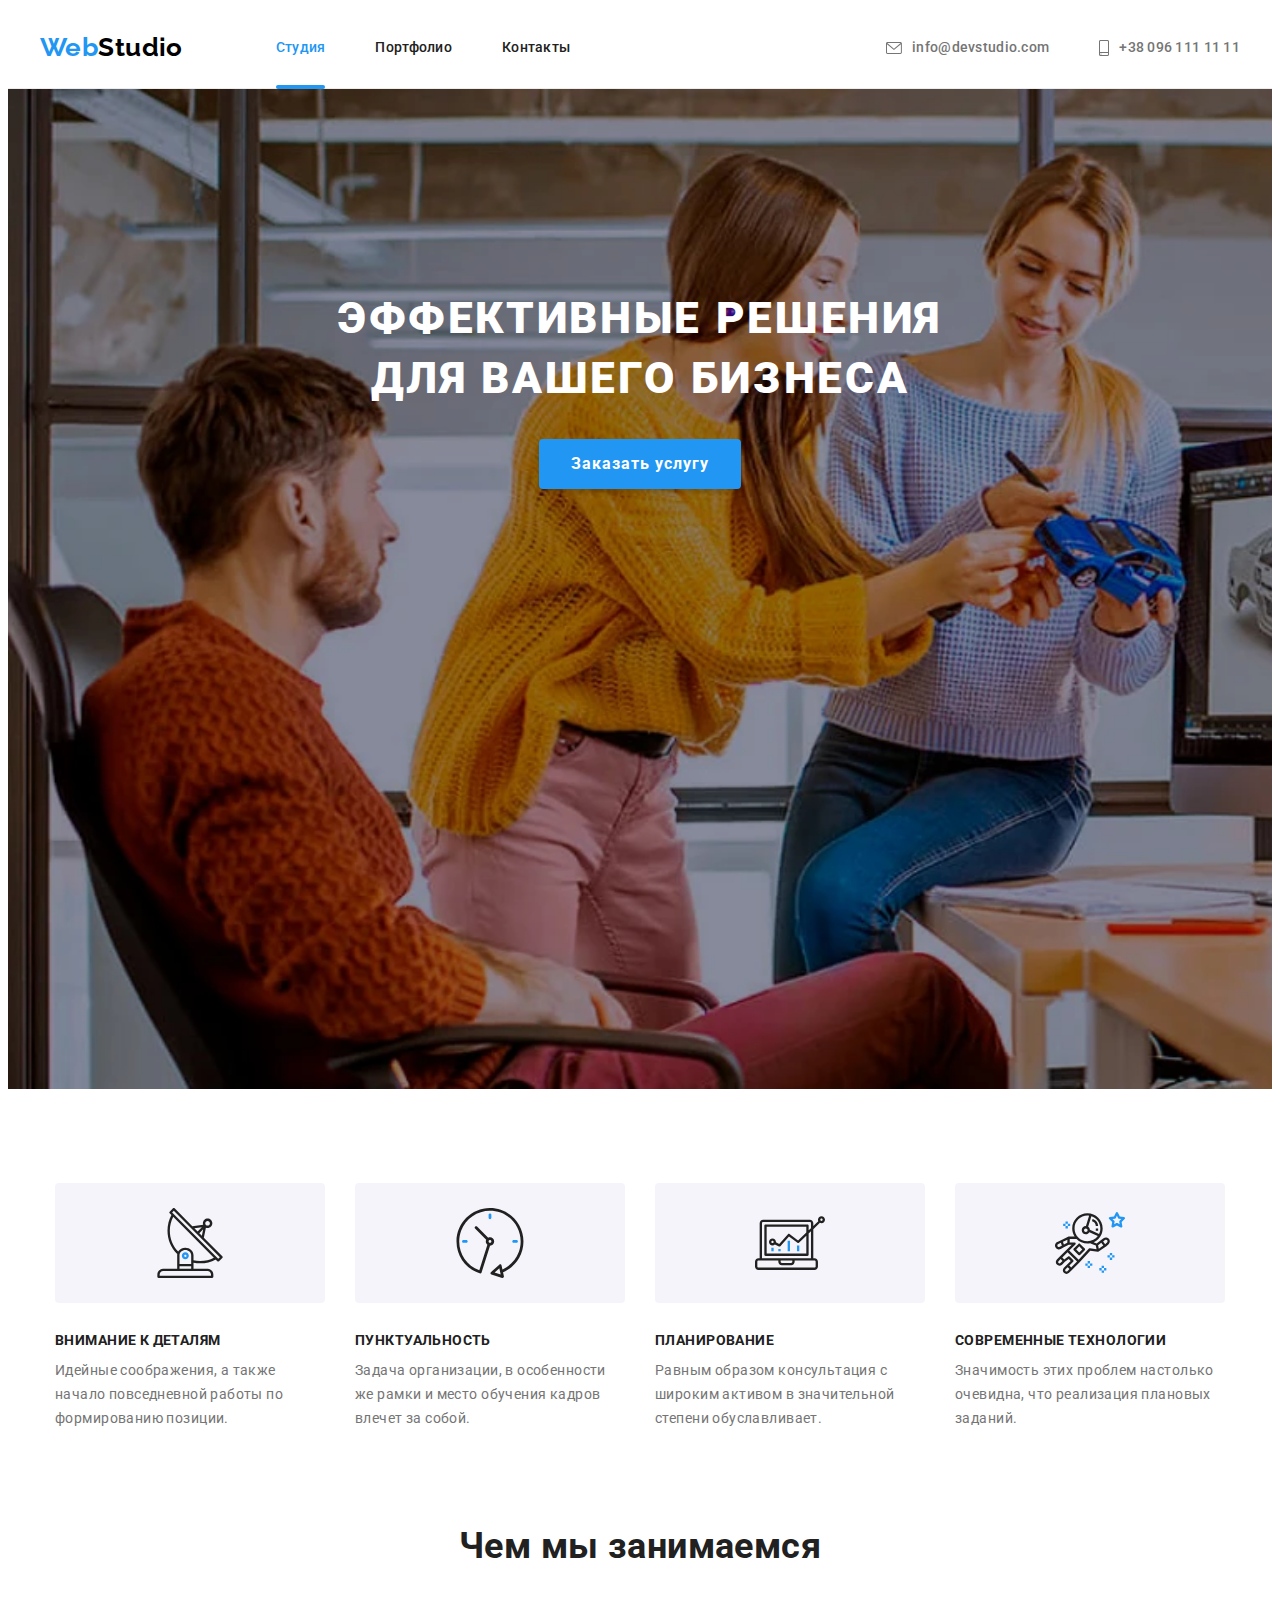
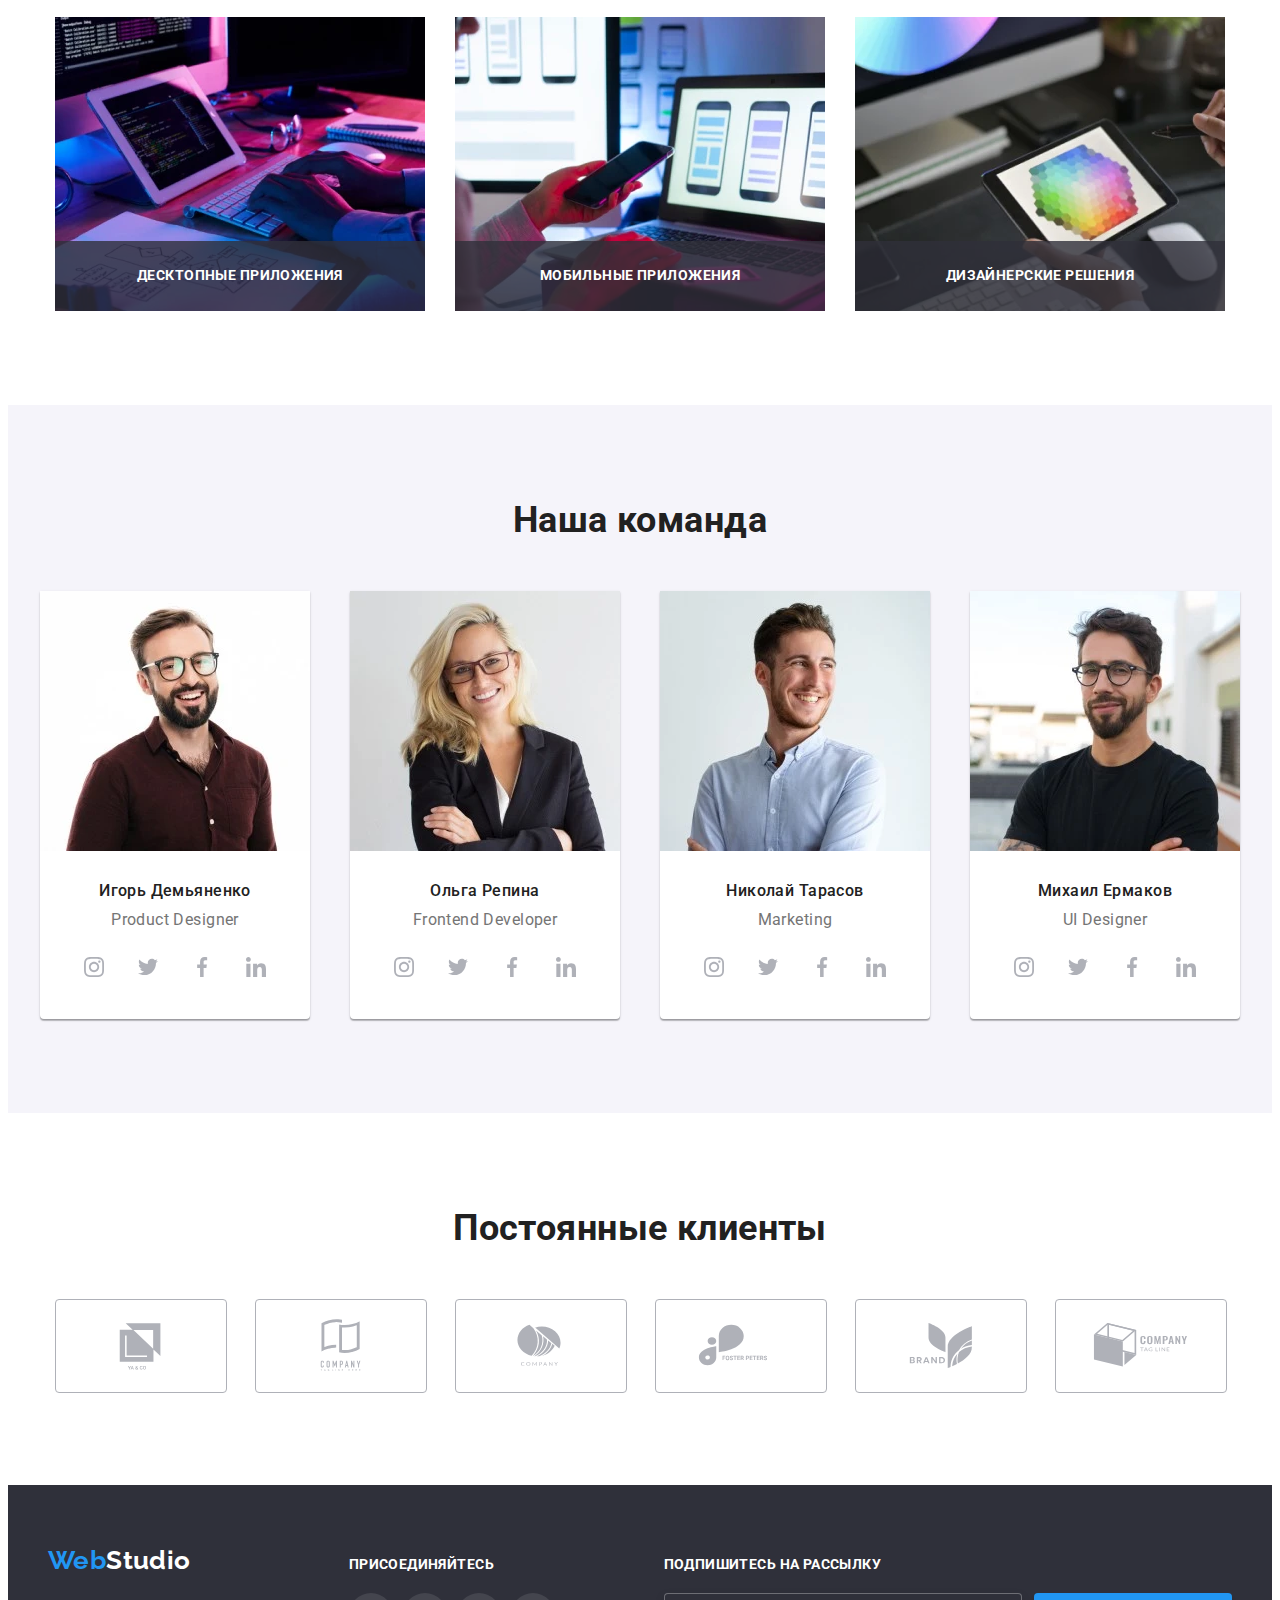
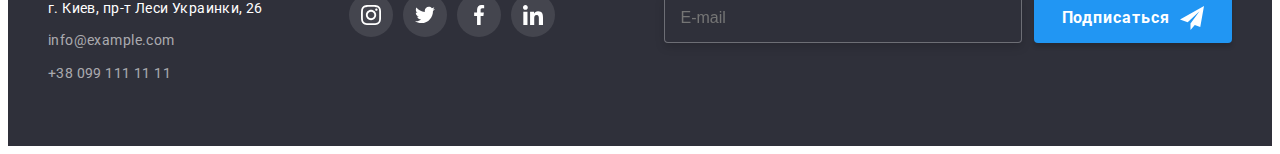
<file: index.html>
<!DOCTYPE html>
<html lang="ru">

<head>
	<meta charset="utf-8" />
	<meta http-equiv="x-ua-compatible" content="ie=edge" />
	<meta name="viewport" content="width=device-width, initial-scale=1.0" />
	<meta name="description" content="Страница компании Вебстудии" />
	<title>Студия</title>
	<link rel="preconnect" href="https://fonts.googleapis.com" />
	<link rel="preconnect" href="https://fonts.gstatic.com" crossorigin />
	<link
		href="https://fonts.googleapis.com/css2?family=Raleway:wght@700&family=Roboto:wght@400;500;700;900&display=swap"
		rel="stylesheet" />
	<link rel="stylesheet" href="https://cdnjs.cloudflare.com/ajax/libs/modern-normalize/1.1.0/modern-normalize.min.css"
		integrity="sha512-wpPYUAdjBVSE4KJnH1VR1HeZfpl1ub8YT/NKx4PuQ5NmX2tKuGu6U/JRp5y+Y8XG2tV+wKQpNHVUX03MfMFn9Q=="
		crossorigin="anonymous" referrerpolicy="no-referrer" />
	<link rel="stylesheet" href="./css/main.min.css" />
</head>

<body>
	<!-- ======== page header ======== -->
	<header class="header">
		<div class="header__container container">
			<!-- ==== logo company ==== -->
			<a class="logo logo--header-accent" href="/" lang="en" aria-label="logo WebStudio">
				<span class="logo__label">Web</span>Studio
			</a>
			<!-- ==== menu navigation ==== -->
			<nav class="site-nav">
				<!-- ====links to other pages ==== -->
				<ul class="site-nav__list">
					<li class="site-nav__item">
						<a class="site-nav__link site-nav__link--active" href="./index.html">Студия</a>
					</li>
					<li class="site-nav__item">
						<a class="site-nav__link" href="./portfolio.html">Портфолио</a>
					</li>
					<li class="site-nav__item">
						<a class="site-nav__link" href="">Контакты</a>
					</li>
				</ul>
			</nav>
			<!-- ==== contacts ==== -->
			<ul class="contacts">
				<li class="contacts__item">
					<a class="contacts__link" href="mailto:info@devstudio.com">
						<svg class="contacts__icon" width="16" height="12">
							<use href="./images/icons.svg#icon-envelope"></use>
						</svg>
						info@devstudio.com
					</a>
				</li>
				<li class="contacts__item">
					<a class="contacts__link" href="tel:+380961111111">
						<svg class="contacts__icon" width="10" height="16">
							<use href="./images/icons.svg#icon-smartphone"></use>
						</svg>
						+38 096 111 11 11
					</a>
				</li>
			</ul>
		</div>
		<!-- ==== mobile-menu ==== -->
		<div class="header__mobile-menu mobile-menu" id="mobile-menu" data-menu>
			<nav class="mobile-menu__navigation">
				<ul class="mobile-menu__navigation-list">
					<li class="mobile-menu__navigation-item">
						<a class="mobile-menu__navigation-link mobile-menu__navigation-link--active"
							href="./index.html">Студия</a>
					</li>
					<li class="mobile-menu__navigation-item">
						<a class="mobile-menu__navigation-link" href="./portfolio.html">Портфолио</a>
					</li>
					<li class="mobile-menu__navigation-item">
						<a class="mobile-menu__navigation-link" href="">Контакты</a>
					</li>
				</ul>
			</nav>
			<ul class="mobile-menu__contacts">
				<li class="mobile-menu__contacts-item">
					<a class="mobile-menu__contacts-tel" href="tel:+380961111111">
						+38 096 111 11 11
					</a>
				</li>
				<li class="mobile-menu__contacts-item">
					<a class="mobile-menu__contacts-mail" href="mailto:info@devstudio.com">
						info@devstudio.com
					</a>
				</li>
			</ul>
			<ul class="mobile-menu__socials">
				<li class="mobile-menu__socials-item">
					<a class="mobile-menu__socials-link" href="https://www.instagram.com/" target="_blank"
						rel="noopener noreferrer" lang="en" aria-label="Instagram">
						Instagram
					</a>
				</li>
				<li class="mobile-menu__socials-item">
					<a class="mobile-menu__socials-link" href="https://twitter.com/" target="_blank"
						rel="noopener noreferrer" lang="en" aria-label="Twitter">
						Twitter
					</a>
				</li>
				<li class="mobile-menu__socials-item">
					<a class="mobile-menu__socials-link" href="https://www.facebook.com/" target="_blank"
						rel="noopener noreferrer" lang="en" aria-label="Facebook">
						Facebook
					</a>
				</li>
				<li class="mobile-menu__socials-item">
					<a class="mobile-menu__socials-link" href="https://www.linkedin.com/" target="_blank"
						rel="noopener noreferrer" lang="en" aria-label="Linkedin">
						Linkedin
					</a>
				</li>
			</ul>
		</div>
		<button class="mobile-button" type="button" aria-label="Переключатель мобильного меню" aria-expanded="false"
			aria-controls="mobile-menu" data-menu-button>
			<svg class="mobile-button__icon" width="40" height="40">
				<use class="mobile-button__icon-open" href="./images/icons.svg#icon-menu_40px"></use>
				<use class="mobile-button__icon-close" href="./images/icons.svg#icon-close_40px"></use>
			</svg>
		</button>
	</header>

	<!-- ======== page content ======== -->
	<main>
		<!-- ==== hero ==== -->
		<section class="hero">
			<div class="container">
				<h1 class="hero__title">
					Эффективные решения
					<br />
					для вашего бизнеса
				</h1>
				<button class="hero__button button" type="button" data-modal-open>Заказать услугу</button>
			</div>
		</section>
		<!-- ==== features section ==== -->
		<section class="features section">
			<div class="container">
				<h2 class="section__title section__title--hidden">Особенности</h2>
				<ul class="features__list">
					<li class="features__item">
						<div class="features__icon">
							<svg width="70" height="70">
								<use href="./images/icons.svg#icon-antenna"></use>
							</svg>
						</div>
						<h3 class="features__title">Внимание к деталям</h3>
						<p class="features__description">Идейные соображения, а также начало повседневной работы по
							формированию позиции.</p>
					</li>
					<li class="features__item">
						<div class="features__icon">
							<svg width="70" height="70">
								<use href="./images/icons.svg#icon-clock"></use>
							</svg>
						</div>
						<h3 class="features__title">Пунктуальность</h3>
						<p class="features__description">Задача организации, в особенности же рамки и место обучения
							кадров влечет за собой.</p>
					</li>
					<li class="features__item">
						<div class="features__icon">
							<svg width="70" height="70">
								<use href="./images/icons.svg#icon-diagram"></use>
							</svg>
						</div>
						<h3 class="features__title">Планирование</h3>
						<p class="features__description">Равным образом консультация с широким активом в значительной
							степени обуславливает.</p>
					</li>
					<li class="features__item">
						<div class="features__icon">
							<svg width="70" height="70">
								<use href="./images/icons.svg#icon-astronaut"></use>
							</svg>
						</div>
						<h3 class="features__title">Современные технологии</h3>
						<p class="features__description">Значимость этих проблем настолько очевидна, что реализация
							плановых заданий.</p>
					</li>
				</ul>
			</div>
		</section>
		<!-- ==== work section ==== -->
		<section class="work section">
			<div class="container">
				<h2 class="section__title">Чем мы занимаемся</h2>
				<ul class="work__list">
					<li class="work__item">
						<picture>
							<source
								srcset="./images/works/desktop/box_1.webp 1x, ./images/works/desktop/box_1@2x.webp 2x"
								type="image/webp" media="(min-width: 1200px)" />
							<img class="work__image"
								srcset="./images/works/desktop/box_1.jpg 370w,./images/works/desktop/box_1@2x.jpg 740w"
								src="./images/works/desktop/box_1.jpg" alt="Разработка декстопных приложений"
								sizes="(min-width: 1200px) 370px, 100vw" width="370" height="294" loading="lazy" />
						</picture>
						<div class="work__label">
							<p class="work__description">Десктопные приложения</p>
						</div>
					</li>
					<li class="work__item">
						<picture>
							<source
								srcset="./images/works/desktop/box_2.webp 1x, ./images/works/desktop/box_2@2x.webp 2x"
								type="image/webp" media="(min-width: 1200px)" />
							<img class="work__image"
								srcset="./images/works/desktop/box_2.jpg 370w, ./images/works/desktop/box_2@2x.jpg 740w"
								src="./images/works/desktop/box_2.jpg" alt="Разработка мобильных приложений"
								sizes="(min-width: 1200px) 370px, 100vw" width="370" height="294" loading="lazy" />
						</picture>
						<div class="work__label">
							<p class="work__description">Мобильные приложения</p>
						</div>
					</li>
					<li class="work__item">
						<picture>
							<source
								srcset="./images/works/desktop/box_3.webp 1x, ./images/works/desktop/box_3@2x.webp 2x"
								type="image/webp" media="(min-width: 1200px)" />
							<img class="work__image"
								srcset="./images/works/desktop/box_3.jpg 370w,./images/works/desktop/box_3@2x.jpg 740w"
								src="./images/works/box_3/box_3.jpg" alt="Разработка дизайнерских приложений"
								sizes="(min-width: 1200px) 370px, 100vw" width="370" height="294" loading="lazy" />
						</picture>
						<div class="work__label">
							<p class="work__description">Дизайнерские решения</p>
						</div>
					</li>
				</ul>
			</div>
		</section>
		<!-- ==== team section ==== -->
		<section class="team section">
			<div class="container">
				<h2 class="section__title">Наша команда</h2>
				<ul class="team__list">
					<li class="team__item">
						<picture>
							<source
								srcset="./images/team/desktop/card_1.webp 1x, ./images/team/desktop/card_1@2x.webp 2x"
								type="image/webp" media="(min-width:1200px)" />
							<source srcset="./images/team/tablet/card_1.webp 1x, ./images/team/tablet/card_1@2x.webp 2x"
								type="image/webp" media="(min-width:768px)" />
							<source srcset="./images/team/mobile/card_1.webp 1x, ./images/team/mobile/card_1@2x.webp 2x"
								type="image/webp" media="(max-width:767px)" />
							<img class="team__image" srcset="./images/team/mobile/card_1.jpg 450w, ./images/team/mobile/card_1@2x.jpg 900w,
								./images/team/tablet/card_1.jpg 354w, ./images/team/tablet/card_1@2x.jpg 708w,
								./images/team/desktop/card_1.jpg 270w, ./images/team/desktop/card_1@2x.jpg 540w"
								src="./images/team/mobile/card_1.jpg" alt="фото Игоря Демьяненко"
								sizes="(min-width:1200px) 270px, (min-width:768px) 354px, (max-width:767px) 450px, 100vw"
								width="450" height="460" loading="lazy" />
						</picture>
						<div class="team__wrap">
							<h3 class="team__title">Игорь Демьяненко</h3>
							<p class="team__description" lang="en">Product Designer</p>
							<ul class="social-links">
								<li class="social-links__item">
									<a class="social-links__link" href="https://www.instagram.com/" target="_blank"
										rel="noopener noreferrer" lang="en" aria-label="Instagram">
										<svg class="social-links__icon" width="20" height="20">
											<use href="./images/icons.svg#icon-instagram"></use>
										</svg>
									</a>
								</li>
								<li class="social-links__item">
									<a class="social-links__link" href="https://twitter.com/" target="_blank"
										rel="noopener noreferrer" lang="en" aria-label="Twitter">
										<svg class="social-links__icon" width="20" height="20">
											<use href="./images/icons.svg#icon-twitter"></use>
										</svg>
									</a>
								</li>
								<li class="social-links__item">
									<a class="social-links__link" href="https://www.facebook.com/" target="_blank"
										rel="noopener noreferrer" lang="en" aria-label="Facebook">
										<svg class="social-links__icon" width="20" height="20">
											<use href="./images/icons.svg#icon-facebook"></use>
										</svg>
									</a>
								</li>
								<li class="social-links__item">
									<a class="social-links__link" href="https://www.linkedin.com/" target="_blank"
										rel="noopener noreferrer" lang="en" aria-label="Linkedin">
										<svg class="social-links__icon" width="20" height="20">
											<use href="./images/icons.svg#icon-linkedin"></use>
										</svg>
									</a>
								</li>
							</ul>
						</div>
					</li>
					<li class="team__item">
						<picture>
							<source
								srcset="./images/team/desktop/card_2.webp 1x, ./images/team/desktop/card_2@2x.webp 2x"
								type="image/webp" media="(min-width:1200px)" />
							<source srcset="./images/team/tablet/card_2.webp 1x, ./images/team/tablet/card_2@2x.webp 2x"
								type="image/webp" media="(min-width:768px)" />
							<source srcset="./images/team/mobile/card_2.webp 1x, ./images/team/mobile/card_2@2x.webp 2x"
								type="image/webp" media="(max-width:767px)" />
							<img class="team__image" srcset="./images/team/mobile/card_2.jpg 450w, ./images/team/mobile/card_2@2x.jpg 900w,
								./images/team/tablet/card_2.jpg 354w, ./images/team/tablet/card_2@2x.jpg 708w,
								./images/team/desktop/card_2.jpg 270w, ./images/team/desktop/card_2@2x.jpg 540w"
								src="./images/team/mobile/card_2.jpg" alt="фото Ольги Репиной"
								sizes="(min-width:1200px) 270px, (min-width:768px) 354px, (max-width:767px) 450px, 100vw"
								width="450" height="460" loading="lazy" />
						</picture>
						<div class="team__wrap">
							<h3 class="team__title">Ольга Репина</h3>
							<p class="team__description" lang="en">Frontend Developer</p>
							<ul class="social-links">
								<li class="social-links__item">
									<a class="social-links__link" href="https://www.instagram.com/" target="_blank"
										rel="noopener noreferrer" lang="en" aria-label="Instagram">
										<svg class="social-links__icon" width="20" height="20">
											<use href="./images/icons.svg#icon-instagram"></use>
										</svg>
									</a>
								</li>
								<li class="social-links__item">
									<a class="social-links__link" href="https://twitter.com/" target="_blank"
										rel="noopener noreferrer" lang="en" aria-label="Twitter">
										<svg class="social-links__icon" width="20" height="20">
											<use href="./images/icons.svg#icon-twitter"></use>
										</svg>
									</a>
								</li>
								<li class="social-links__item">
									<a class="social-links__link" href="https://www.facebook.com/" target="_blank"
										rel="noopener noreferrer" lang="en" aria-label="Facebook">
										<svg class="social-links__icon" width="20" height="20">
											<use href="./images/icons.svg#icon-facebook"></use>
										</svg>
									</a>
								</li>
								<li class="social-links__item">
									<a class="social-links__link" href="https://www.linkedin.com/" target="_blank"
										rel="noopener noreferrer" lang="en" aria-label="Linkedin">
										<svg class="social-links__icon" width="20" height="20">
											<use href="./images/icons.svg#icon-linkedin"></use>
										</svg>
									</a>
								</li>
							</ul>
						</div>
					</li>
					<li class="team__item">
						<picture>
							<source
								srcset="./images/team/desktop/card_3.webp 1x, ./images/team/desktop/card_3@2x.webp 2x"
								type="image/webp" media="(min-width:1200px)" />
							<source srcset="./images/team/tablet/card_3.webp 1x, ./images/team/tablet/card_3@2x.webp 2x"
								type="image/webp" media="(min-width:768px)" />
							<source srcset="./images/team/mobile/card_3.webp 1x, ./images/team/mobile/card_3@2x.webp 2x"
								type="image/webp" media="(max-width:767px)" />
							<img class="team__image" srcset="./images/team/mobile/card_3.jpg 450w,./images/team/mobile/card_3@2x.jpg 900w,
								./images/team/tablet/card_3.jpg 354w, ./images/team/tablet/card_3@2x.jpg 708w,
								./images/team/desktop/card_3.jpg 270w, ./images/team/desktop/card_3@2x.jpg 540w"
								src="./images/team/mobile/card_3.jpg" alt="фото Николая Тарасова"
								sizes="(min-width:1200px) 270px, (min-width:768px) 354px, (max-width:767px) 450px, 100vw"
								width="450" height="460" loading="lazy" />
						</picture>
						<div class="team__wrap">
							<h3 class="team__title">Николай Тарасов</h3>
							<p class="team__description" lang="en">Marketing</p>
							<ul class="social-links">
								<li class="social-links__item">
									<a class="social-links__link" href="https://www.instagram.com/" target="_blank"
										rel="noopener noreferrer" lang="en" aria-label="Instagram">
										<svg class="social-links__icon" width="20" height="20">
											<use href="./images/icons.svg#icon-instagram"></use>
										</svg>
									</a>
								</li>
								<li class="social-links__item">
									<a class="social-links__link" href="https://twitter.com/" target="_blank"
										rel="noopener noreferrer" lang="en" aria-label="Twitter">
										<svg class="social-links__icon" width="20" height="20">
											<use href="./images/icons.svg#icon-twitter"></use>
										</svg>
									</a>
								</li>
								<li class="social-links__item">
									<a class="social-links__link" href="https://www.facebook.com/" target="_blank"
										rel="noopener noreferrer" lang="en" aria-label="Facebook">
										<svg class="social-links__icon" width="20" height="20">
											<use href="./images/icons.svg#icon-facebook"></use>
										</svg>
									</a>
								</li>
								<li class="social-links__item">
									<a class="social-links__link" href="https://www.linkedin.com/" target="_blank"
										rel="noopener noreferrer" lang="en" aria-label="Linkedin">
										<svg class="social-links__icon" width="20" height="20">
											<use href="./images/icons.svg#icon-linkedin"></use>
										</svg>
									</a>
								</li>
							</ul>
						</div>
					</li>
					<li class="team__item">
						<picture>
							<source
								srcset="./images/team/desktop/card_4.webp 1x, ./images/team/desktop/card_4@2x.webp 2x"
								type="image/webp" media="(min-width:1200px)" />
							<source srcset="./images/team/tablet/card_4.webp 1x, ./images/team/tablet/card_4@2x.webp 2x"
								type="image/webp" media="(min-width:768px)" />
							<source srcset="./images/team/mobile/card_4.webp 1x, ./images/team/mobile/card_4@2x.webp 2x"
								type="image/webp" media="(max-width:767px)" />
							<img class="team__image" srcset="./images/team/mobile/card_4.jpg 450w,./images/team/mobile/card_4@2x.jpg 900w,
								./images/team/tablet/card_4.jpg 354w, ./images/team/tablet/card_4@2x.jpg 708w,
								./images/team/desktop/card_4.jpg 270w, ./images/team/desktop/card_4@2x.jpg 540w"
								src="./images/team/mobile/card_3.jpg" alt="фото Михаила Ермакова"
								sizes="(min-width:1200px) 270px, (min-width:768px) 354px, (max-width:767px) 450px, 100vw"
								width="450" height="460" loading="lazy" />
						</picture>
						<div class="team__wrap">
							<h3 class="team__title">Михаил Ермаков</h3>
							<p class="team__description" lang="en">UI Designer</p>
							<ul class="social-links">
								<li class="social-links__item">
									<a class="social-links__link" href="https://www.instagram.com/" target="_blank"
										rel="noopener noreferrer" lang="en" aria-label="Instagram">
										<svg class="social-links__icon" width="20" height="20">
											<use href="./images/icons.svg#icon-instagram"></use>
										</svg>
									</a>
								</li>
								<li class="social-links__item">
									<a class="social-links__link" href="https://twitter.com/" target="_blank"
										rel="noopener noreferrer" lang="en" aria-label="Twitter">
										<svg class="social-links__icon" width="20" height="20">
											<use href="./images/icons.svg#icon-twitter"></use>
										</svg>
									</a>
								</li>
								<li class="social-links__item">
									<a class="social-links__link" href="https://www.facebook.com/" target="_blank"
										rel="noopener noreferrer" lang="en" aria-label="Facebook">
										<svg class="social-links__icon" width="20" height="20">
											<use href="./images/icons.svg#icon-facebook"></use>
										</svg>
									</a>
								</li>
								<li class="social-links__item">
									<a class="social-links__link" href="https://www.linkedin.com/" target="_blank"
										rel="noopener noreferrer" lang="en" aria-label="Linkedin">
										<svg class="social-links__icon" width="20" height="20">
											<use href="./images/icons.svg#icon-linkedin"></use>
										</svg>
									</a>
								</li>
							</ul>
						</div>
					</li>
				</ul>
			</div>
		</section>
		<!-- ==== section regular clients ==== -->
		<section class="clients section">
			<div class="container">
				<h2 class="section__title">Постоянные клиенты</h2>
				<ul class="clients__list">
					<li class="clients__item">
						<a class="clients__link" href="/" aria-label="client">
							<svg class="clients__icon" width="106" height="60">
								<use href="./images/icons.svg#icon-client1"></use>
							</svg>
						</a>
					</li>
					<li class="clients__item">
						<a class="clients__link" href="/" aria-label="client">
							<svg class="clients__icon" width="106" height="60">
								<use href="./images/icons.svg#icon-client2"></use>
							</svg>
						</a>
					</li>
					<li class="clients__item">
						<a class="clients__link" href="/" aria-label="client">
							<svg class="clients__icon" width="106" height="60">
								<use href="./images/icons.svg#icon-client3"></use>
							</svg>
						</a>
					</li>
					<li class="clients__item">
						<a class="clients__link" href="/" aria-label="client">
							<svg class="clients__icon" width="106" height="60">
								<use href="./images/icons.svg#icon-client4"></use>
							</svg>
						</a>
					</li>
					<li class="clients__item">
						<a class="clients__link" href="/" aria-label="client">
							<svg class="clients__icon" width="106" height="60">
								<use href="./images/icons.svg#icon-client5"></use>
							</svg>
						</a>
					</li>
					<li class="clients__item">
						<a class="clients__link" href="/" aria-label="client">
							<svg class="clients__icon" width="106" height="60">
								<use href="./images/icons.svg#icon-client6"></use>
							</svg>
						</a>
					</li>
				</ul>
			</div>
		</section>
	</main>

	<!-- ======== page footer ======== -->
	<footer class="footer">
		<div class="footer__container container">
			<div class="footer__contacts ">
				<!-- ==== logo company ==== -->
				<a class="logo logo--footer-accent" href="/" lang="en" aria-label="logo WebStudio">
					<span class="logo__label">Web</span>Studio
				</a>
				<!-- ==== address ==== -->
				<address class="address">
					<ul class="address__list list">
						<li class="address__item">
							<a class="address__link" href="https://goo.gl/maps/FhsFouY1L5zsYzUFA" target="_blank"
								rel="noopener noreferrer" lang="en" aria-label="Google maps">
								г. Киев, пр-т Леси Украинки, 26
							</a>
						</li>
						<li class="address__item">
							<a class="address__link" href="mailto:info@example.com">info@example.com</a>
						</li>
						<li class="address__item">
							<a class="address__link" href="tel:+380991111111">+38 099 111 11 11</a>
						</li>
					</ul>
				</address>
			</div>
			<!-- ==== social links ==== -->
			<div class="footer__join join">
				<p class="join__title">присоединяйтесь</p>
				<ul class="social-links list">
					<li class="social-links__item social-links__item--bgc">
						<a class="social-links__link" href="https://www.instagram.com/" target="_blank"
							rel="noopener noreferrer" lang="en" aria-label="Instagram">
							<svg class="social-links__icon social-links__icon--white" width="20" height="20">
								<use href="./images/icons.svg#icon-instagram"></use>
							</svg>
						</a>
					</li>
					<li class="social-links__item social-links__item--bgc">
						<a class="social-links__link" href="https://twitter.com/" target="_blank"
							rel="noopener noreferrer" lang="en" aria-label="Twitter">
							<svg class="social-links__icon social-links__icon--white" width="20" height="20">
								<use href="./images/icons.svg#icon-twitter"></use>
							</svg>
						</a>
					</li>
					<li class="social-links__item social-links__item--bgc">
						<a class="social-links__link" href="https://www.facebook.com/" target="_blank"
							rel="noopener noreferrer" lang="en" aria-label="Facebook">
							<svg class="social-links__icon social-links__icon--white" width="20" height="20">
								<use href="./images/icons.svg#icon-facebook"></use>
							</svg>
						</a>
					</li>
					<li class="social-links__item social-links__item--bgc">
						<a class="social-links__link" href="https://www.linkedin.com/" target="_blank"
							rel="noopener noreferrer" lang="en" aria-label="Linkedin">
							<svg class="social-links__icon social-links__icon--white" width="20" height="20">
								<use href="./images/icons.svg#icon-linkedin"></use>
							</svg>
						</a>
					</li>
				</ul>
			</div>
			<!-- ==== form subscribe ==== -->
			<div class="footer__subscribe subscribe">
				<p class="subscribe__title">Подпишитесь на рассылку</p>
				<form class="subscribe__form">
					<label aria-label="Почта">
						<input class="subscribe__input" type="email" name="email" placeholder="E-mail" /></label>
					<button class="subscribe__button button" type="submit">Подписаться</button>
				</form>
			</div>
		</div>
	</footer>
	<!-- ==== modal window ==== -->
	<div class="backdrop is-hidden" data-modal>
		<div class="modal">
			<button class="modal__close-button" aria-label="Закрыть" data-modal-close>
				<svg class="modal__icon" width="11" height="11">
					<use href="./images/icons.svg#icon-close-btn"></use>
				</svg>
			</button>
			<p class="modal__title">Оставьте свои данные, мы вам перезвоним</p>
			<form class="form" name="form-contacts" autocomplete="off">
				<label class="form__field">
					<span class="form__label">Имя</span>
					<span class="form__wrapper">
						<input class="form__input" type="text" name="username" />
						<svg class="form__icon" width="18" height="18">
							<use href="./images/icons.svg#icon-person"></use>
						</svg>
					</span>
				</label>
				<label class="form__field">
					<span class="form__label">Телефон</span>
					<span class="form__wrapper">
						<input class="form__input" type="tel" name="tel" required />
						<svg class="form__icon" width="18" height="18">
							<use href="./images/icons.svg#icon-phone"></use>
						</svg>
					</span>
				</label>
				<label class="form__field">
					<span class="form__label">Почта</span>
					<span class="form__wrapper">
						<input class="form__input" type="email" name="email" />
						<svg class="form__icon" width="18" height="18">
							<use href="./images/icons.svg#icon-email"></use>
						</svg>
					</span>
				</label>
				<label class="form__field form__field-comment">
					<span class="form__label">Комментарий</span>
					<textarea class="form__comment" name="comment" placeholder="Введите текст"></textarea>
				</label>
				<label class="form__field form__field-checkbox">
					<span class="form__wrapper form__wrapper-checkbox">
						<input class="form__input form__input-checkbox" type="checkbox" name="agreement" required />
						<svg class="form__icon form__icon--checked" width="16" height="15">
							<use href="./images/icons.svg#icon-check2"></use>
						</svg>
						<span class="form__icon form__icon--unchecked"></span>
					</span>
					<span class="form__label form__label-checkbox">
						Соглашаюсь с рассылкой и принимаю
						<a class="form__agreement" href="">Условия договора</a>
					</span>
				</label>
				<button class="form__send-button button" type="submit">Отправить</button>
			</form>
		</div>
	</div>
	<script src="./js/modal.js"></script>
	<script src="./js/mobile-menu.js"></script>
</body>

</html>
</file>
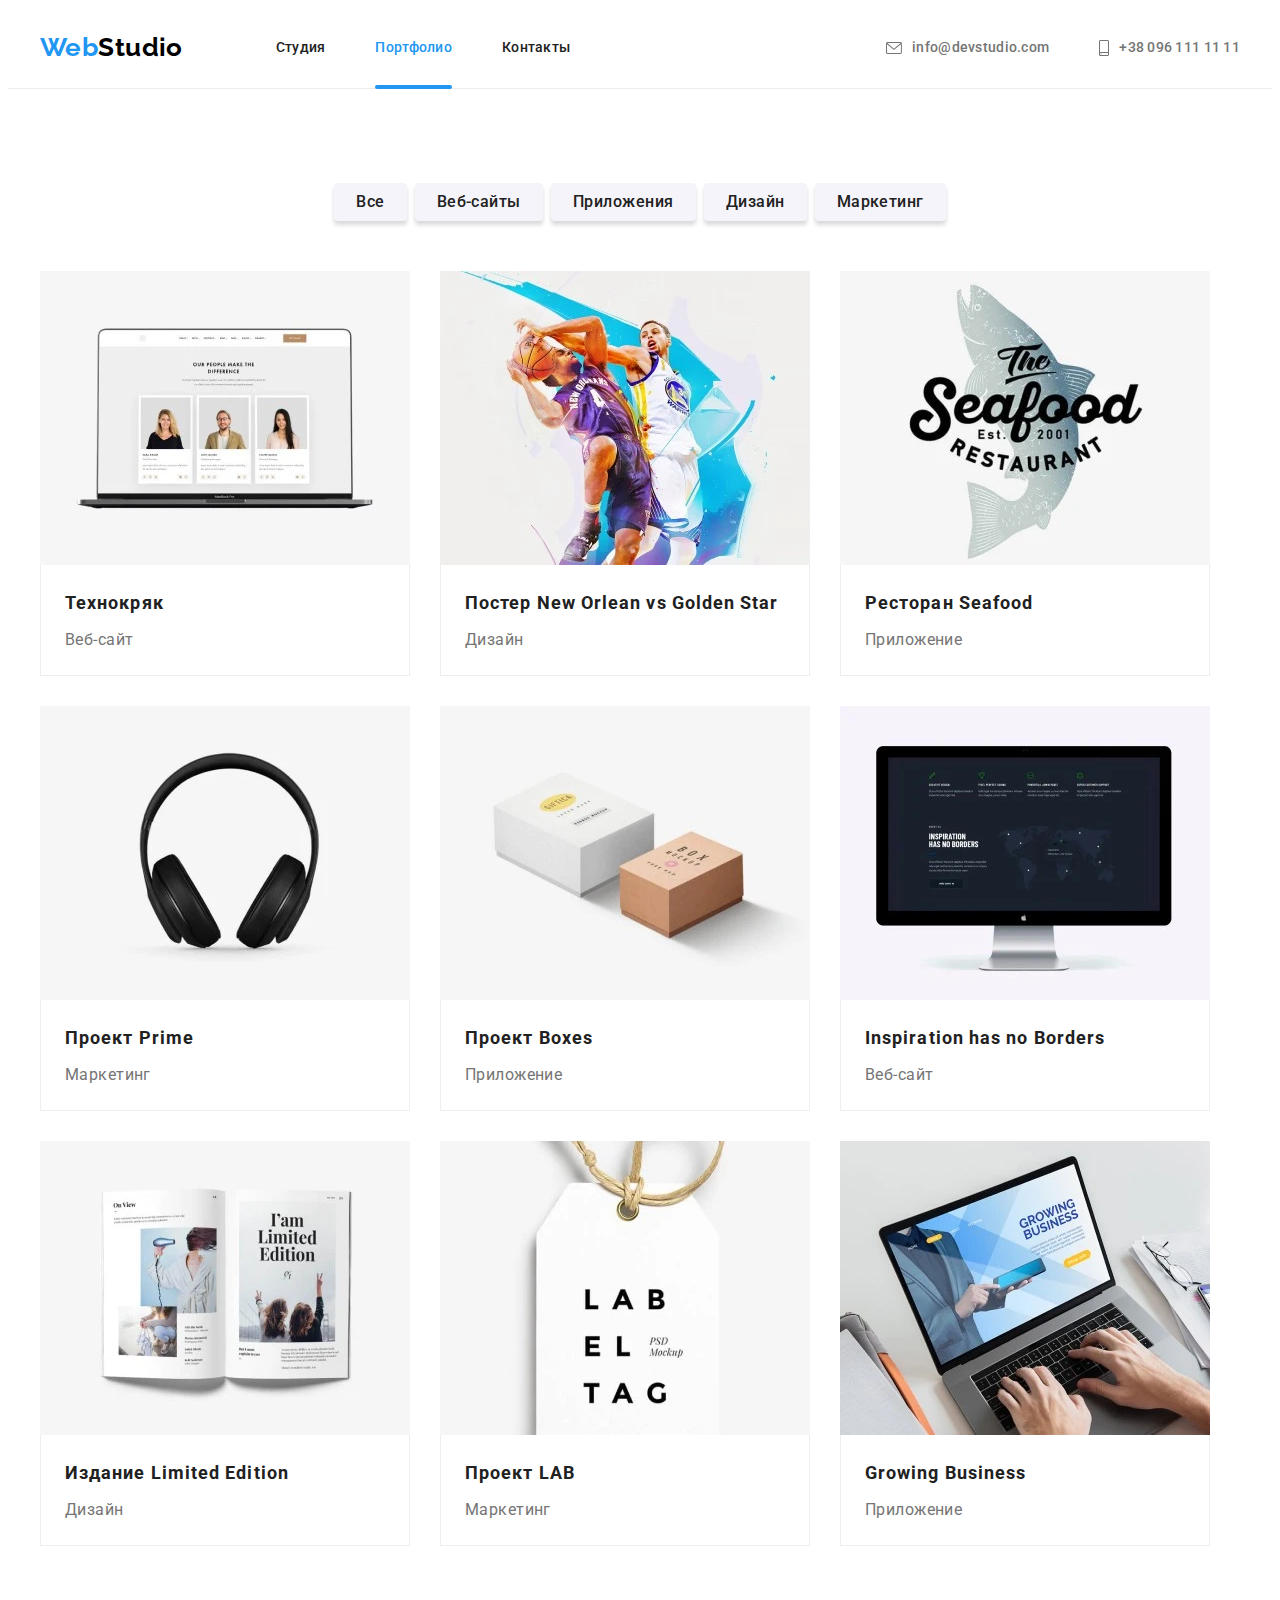
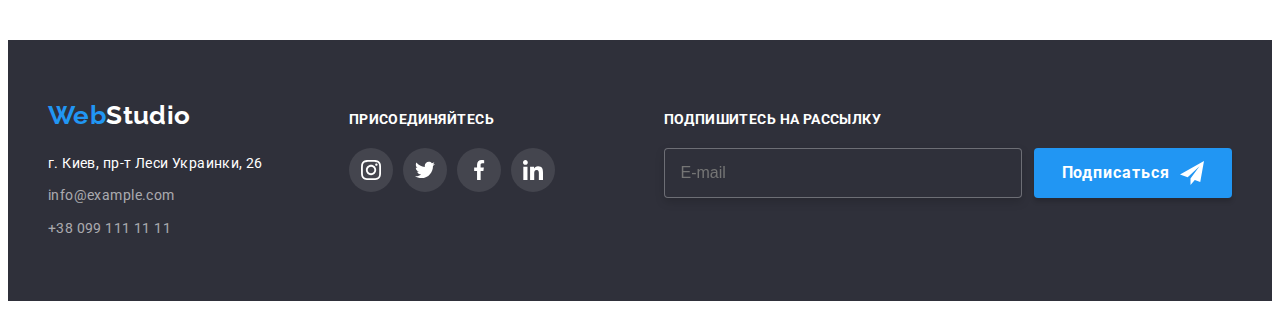
<file: portfolio.html>
<!DOCTYPE html>
<html lang="ru">

<head>
	<meta charset="UTF-8" />
	<meta http-equiv="X-UA-Compatible" content="IE=edge" />
	<meta name="viewport" content="width=device-width, initial-scale=1.0" />
	<meta name="description" content="Страница портфолио компании" />
	<title>portfolio</title>
	<link rel="preconnect" href="https://fonts.googleapis.com" />
	<link rel="preconnect" href="https://fonts.gstatic.com" crossorigin />
	<link
		href="https://fonts.googleapis.com/css2?family=Raleway:wght@700&family=Roboto:wght@400;500;700;900&display=swap"
		rel="stylesheet" />
	<link rel="stylesheet" href="https://cdnjs.cloudflare.com/ajax/libs/modern-normalize/1.1.0/modern-normalize.min.css"
		integrity="sha512-wpPYUAdjBVSE4KJnH1VR1HeZfpl1ub8YT/NKx4PuQ5NmX2tKuGu6U/JRp5y+Y8XG2tV+wKQpNHVUX03MfMFn9Q=="
		crossorigin="anonymous" referrerpolicy="no-referrer" />
	<link rel="stylesheet" href="./css/main.min.css" />
</head>

<body>
	<!-- ======== page header ======== -->
	<header class="header">
		<div class="header__container container">
			<!-- ==== logo company ==== -->
			<a class="logo logo--header-accent" href="/" lang="en" aria-label="logo WebStudio">
				<span class="logo__label">Web</span>Studio
			</a>
			<!-- ==== menu navigation ==== -->
			<nav class="site-nav">
				<!-- ====links to other pages ==== -->
				<ul class="site-nav__list">
					<li class="site-nav__item">
						<a class="site-nav__link" href="./index.html">Студия</a>
					</li>
					<li class="site-nav__item">
						<a class="site-nav__link site-nav__link--active" href="./portfolio.html">Портфолио</a>
					</li>
					<li class="site-nav__item">
						<a class="site-nav__link" href="">Контакты</a>
					</li>
				</ul>
			</nav>
			<!-- ==== e-mail and tel ==== -->
			<ul class="contacts">
				<li class="contacts__item">
					<a class="contacts__link" href="mailto:info@devstudio.com">
						<svg class="contacts__icon" width="16" height="12">
							<use href="./images/icons.svg#icon-envelope"></use>
						</svg>
						info@devstudio.com
					</a>
				</li>
				<li class="contacts__item">
					<a class="contacts__link" href="tel:+380961111111">
						<svg class="contacts__icon" width="10" height="16">
							<use href="./images/icons.svg#icon-smartphone"></use>
						</svg>
						+38 096 111 11 11
					</a>
				</li>
			</ul>
		</div>
		<!-- ==== mobile-menu ==== -->
		<div class="header__mobile-menu mobile-menu" id="mobile-menu" data-menu>
			<nav class="mobile-menu__navigation">
				<ul class="mobile-menu__navigation-list">
					<li class="mobile-menu__navigation-item">
						<a class="mobile-menu__navigation-link" href="./index.html">Студия</a>
					</li>
					<li class="mobile-menu__navigation-item">
						<a class="mobile-menu__navigation-link  mobile-menu__navigation-link--active"
							href="./portfolio.html">Портфолио</a>
					</li>
					<li class="mobile-menu__navigation-item">
						<a class="mobile-menu__navigation-link" href="">Контакты</a>
					</li>
				</ul>
			</nav>
			<ul class="mobile-menu__contacts">
				<li class="mobile-menu__contacts-item">
					<a class="mobile-menu__contacts-tel" href="tel:+380961111111">
						+38 096 111 11 11
					</a>
				</li>
				<li class="mobile-menu__contacts-item">
					<a class="mobile-menu__contacts-mail" href="mailto:info@devstudio.com">
						info@devstudio.com
					</a>
				</li>
			</ul>
			<ul class="mobile-menu__socials">
				<li class="mobile-menu__socials-item">
					<a class="mobile-menu__socials-link" href="https://www.instagram.com/" target="_blank"
						rel="noopener noreferrer" lang="en" aria-label="Instagram">
						Instagram
					</a>
				</li>
				<li class="mobile-menu__socials-item">
					<a class="mobile-menu__socials-link" href="https://twitter.com/" target="_blank"
						rel="noopener noreferrer" lang="en" aria-label="Twitter">
						Twitter
					</a>
				</li>
				<li class="mobile-menu__socials-item">
					<a class="mobile-menu__socials-link" href="https://www.facebook.com/" target="_blank"
						rel="noopener noreferrer" lang="en" aria-label="Facebook">
						Facebook
					</a>
				</li>
				<li class="mobile-menu__socials-item">
					<a class="mobile-menu__socials-link" href="https://www.linkedin.com/" target="_blank"
						rel="noopener noreferrer" lang="en" aria-label="Linkedin">
						Linkedin
					</a>
				</li>
			</ul>
		</div>
		<button class="mobile-button" type="button" aria-label="Переключатель мобильного меню" aria-expanded="false"
			aria-controls="mobile-menu" data-menu-button>
			<svg class="mobile-button__icon" width="40" height="40">
				<use class="mobile-button__icon-open" href="./images/icons.svg#icon-menu_40px"></use>
				<use class="mobile-button__icon-close" href="./images/icons.svg#icon-close_40px"></use>
			</svg>
		</button>
	</header>

	<!--  ======== page content  ========  -->
	<main>
		<section class="section">
			<div class="container">
				<!-- ==== filters ==== -->
				<h1 class="section__title section__title--hidden">Проекты</h1>
				<ul class="filters list">
					<li class="filters__item"><button class="filters__button button" type="button">Все</button></li>
					<li class="filters__item"><button class="filters__button button" type="button">Веб-сайты</button>
					</li>
					<li class="filters__item"><button class="filters__button button" type="button">Приложения</button>
					</li>
					<li class="filters__item"><button class="filters__button button" type="button">Дизайн</button></li>
					<li class="filters__item"><button class="filters__button button" type="button">Маркетинг</button>
					</li>
				</ul>
				<!-- ==== projects ==== -->
				<ul class="projects list">
					<li class="projects__item">
						<a class="projects__link" href="">
							<div class="projects__box">
								<picture>
									<source
										srcset="./images/projects/desktop/project_1.webp 1x, ./images/projects/desktop/project_1@2x.webp 2x"
										type="image/webp" media="(min-width:1200px)" />
									<source
										srcset="./images/projects/tablet/project_1.webp 1x, ./images/projects/tablet/project_1@2x.webp 2x"
										type="image/webp" media="(min-width:768px)" />
									<source
										srcset="./images/projects/mobile/project_1.webp 1x, ./images/projects/mobile/project_1@2x.webp 2x"
										type="image/webp" media="(max-width:767px)" />
									<img class="projects__image" srcset="./images/projects/mobile/project_1.jpg 450w, ./images/projects/mobile/project_1@2x.jpg 900w,
											./images/projects/tablet/project_1.webp 354w, ./images/projects/tablet/project_1@2x.webp 708w,
											./images/projects/desktop/project_1.webp 370w, ./images/projects/desktop/project_1@2x.webp 740w"
										src="./images/projects/mobile/project_1.jpg"
										alt="Открытый ноутбук с веб-сайтом Технокряк"
										sizes="(min-width:1200px) 370px, (min-width:768px) 354px, (max-width:767px) 450px, 100vw"
										width="450" height="294" loading="lazy" />
								</picture>
								<p class="projects__description">
									Ресурс предлагает комплексные предложения с разным уровнем функционала и сервисов.
									Все это позволит посетителю получить исчерпывающие
									сведения о компании или частном лице.
								</p>
							</div>
							<div class="projects__wrap">
								<h2 class="projects__title">Технокряк</h2>
								<p class="projects__subtitle">Веб-сайт</p>
							</div>
						</a>
					</li>
					<li class="projects__item">
						<a class="projects__link" href="">
							<div class="projects__box">
								<picture>
									<source
										srcset="./images/projects/desktop/project_2.webp 1x, ./images/projects/desktop/project_2@2x.webp 2x"
										type="image/webp" media="(min-width:1200px)" />
									<source
										srcset="./images/projects/tablet/project_2.webp 1x, ./images/projects/tablet/project_2@2x.webp 2x"
										type="image/webp" media="(min-width:768px)" />
									<source
										srcset="./images/projects/mobile/project_2.webp 1x, ./images/projects/mobile/project_2@2x.webp 2x"
										type="image/webp" media="(max-width:767px)" />
									<img class="projects__image" srcset="./images/projects/mobile/project_2.jpg 450w, ./images/projects/mobile/project_2@2x.jpg 900w,
											./images/projects/tablet/project_2.webp 354w, ./images/projects/tablet/project_2@2x.webp 708w,
											./images/projects/desktop/project_2.webp 370w, ./images/projects/desktop/project_2@2x.webp 740w"
										src="./images/projects/mobile/project_2.jpg"
										alt="Два баскетболиста в перехвате мяча"
										sizes="(min-width:1200px) 370px, (min-width:768px) 354px, (max-width:767px) 450px, 100vw"
										width="450" height="294" loading="lazy" />
								</picture>
								<p class="projects__description">
									Ресурс предлагает комплексные предложения с разным уровнем функционала и сервисов.
									Все это позволит посетителю получить исчерпывающие
									сведения о компании или частном лице.
								</p>
							</div>
							<div class="projects__wrap">
								<h2 class="projects__title">
									Постер
									<span lang="en">New Orlean vs Golden Star</span>
								</h2>
								<p class="projects__subtitle">Дизайн</p>
							</div>
						</a>
					</li>
					<li class="projects__item">
						<a class="projects__link" href="">
							<div class="projects__box">
								<picture>
									<picture>
										<source
											srcset="./images/projects/desktop/project_3.webp 1x, ./images/projects/desktop/project_3@2x.webp 2x"
											type="image/webp" media="(min-width:1200px)" />
										<source
											srcset="./images/projects/tablet/project_3.webp 1x, ./images/projects/tablet/project_3@2x.webp 2x"
											type="image/webp" media="(min-width:768px)" />
										<source
											srcset="./images/projects/mobile/project_3.webp 1x, ./images/projects/mobile/project_3@2x.webp 2x"
											type="image/webp" media="(max-width:767px)" />
										<img class="projects__image" srcset="./images/projects/mobile/project_3.jpg 450w, ./images/projects/mobile/project_3@2x.jpg 900w,
													./images/projects/tablet/project_3.webp 354w, ./images/projects/tablet/project_3@2x.webp 708w,
													./images/projects/desktop/project_3.webp 370w, ./images/projects/desktop/project_3@2x.webp 740w"
											src="./images/projects/mobile/project_3.jpg"
											alt="Логотип ресторана на фоне акулы"
											sizes="(min-width:1200px) 370px, (min-width:768px) 354px, (max-width:767px) 450px, 100vw"
											width="450" height="294" loading="lazy" />
									</picture>
									<p class="projects__description">
										Ресурс предлагает комплексные предложения с разным уровнем функционала и
										сервисов.
										Все это позволит посетителю получить исчерпывающие
										сведения о компании или частном лице.
									</p>
							</div>
							<div class="projects__wrap">
								<h2 class="projects__title">
									Ресторан
									<span lang="en">Seafood</span>
								</h2>
								<p class="projects__subtitle">Приложение</p>
							</div>
						</a>
					</li>
					<li class="projects__item">
						<a class="projects__link" href="">
							<div class="projects__box">
								<picture>
									<source
										srcset="./images/projects/desktop/project_4.webp 1x, ./images/projects/desktop/project_4@2x.webp 2x"
										type="image/webp" media="(min-width:1200px)" />
									<source
										srcset="./images/projects/tablet/project_4.webp 1x, ./images/projects/tablet/project_4@2x.webp 2x"
										type="image/webp" media="(min-width:768px)" />
									<source
										srcset="./images/projects/mobile/project_4.webp 1x, ./images/projects/mobile/project_4@2x.webp 2x"
										type="image/webp" media="(max-width:767px)" />
									<img class="projects__image" srcset="./images/projects/mobile/project_4.jpg 450w, ./images/projects/mobile/project_4@2x.jpg 900w,
											./images/projects/tablet/project_4.webp 354w, ./images/projects/tablet/project_4@2x.webp 708w,
											./images/projects/desktop/project_4.webp 370w, ./images/projects/desktop/project_4@2x.webp 740w"
										src="./images/projects/mobile/project_4.jpg" alt="Наушники"
										sizes="(min-width:1200px) 370px, (min-width:768px) 354px, (max-width:767px) 450px, 100vw"
										width="450" height="294" loading="lazy" />
								</picture>
								<p class="projects__description">
									Ресурс предлагает комплексные предложения с разным уровнем функционала и сервисов.
									Все это позволит посетителю получить исчерпывающие
									сведения о компании или частном лице.
								</p>
							</div>
							<div class="projects__wrap">
								<h2 class="projects__title">
									Проект
									<span lang="en">Prime</span>
								</h2>
								<p class="projects__subtitle">Маркетинг</p>
							</div>
						</a>
					</li>
					<li class="projects__item">
						<a class="projects__link" href="">
							<div class="projects__box">
								<picture>
									<source
										srcset="./images/projects/desktop/project_5.webp 1x, ./images/projects/desktop/project_5@2x.webp 2x"
										type="image/webp" media="(min-width:1200px)" />
									<source
										srcset="./images/projects/tablet/project_5.webp 1x, ./images/projects/tablet/project_5@2x.webp 2x"
										type="image/webp" media="(min-width:768px)" />
									<source
										srcset="./images/projects/mobile/project_5.webp 1x, ./images/projects/mobile/project_5@2x.webp 2x"
										type="image/webp" media="(max-width:767px)" />
									<img class="projects__image" srcset="./images/projects/mobile/project_5.jpg 450w, ./images/projects/mobile/project_5@2x.jpg 900w,
												./images/projects/tablet/project_5.webp 354w, ./images/projects/tablet/project_5@2x.webp 708w,
												./images/projects/desktop/project_5.webp 370w, ./images/projects/desktop/project_5@2x.webp 740w"
										src="./images/projects/mobile/project_5.jpg" alt="Две коробки: белая и бежевая"
										sizes="(min-width:1200px) 370px, (min-width:768px) 354px, (max-width:767px) 450px, 100vw"
										width="450" height="294" loading="lazy" />
								</picture>
								<p class="projects__description">
									Ресурс предлагает комплексные предложения с разным уровнем функционала и сервисов.
									Все это позволит посетителю получить исчерпывающие
									сведения о компании или частном лице.
								</p>
							</div>
							<div class="projects__wrap">
								<h2 class="projects__title">
									Проект
									<span lang="en">Boxes</span>
								</h2>
								<p class="projects__subtitle">Приложение</p>
							</div>
						</a>
					</li>
					<li class="projects__item">
						<a class="projects__link" href="">
							<div class="projects__box">
								<picture>
									<source
										srcset="./images/projects/desktop/project_6.webp 1x, ./images/projects/desktop/project_6@2x.webp 2x"
										type="image/webp" media="(min-width:1200px)" />
									<source
										srcset="./images/projects/tablet/project_6.webp 1x, ./images/projects/tablet/project_6@2x.webp 2x"
										type="image/webp" media="(min-width:768px)" />
									<source
										srcset="./images/projects/mobile/project_6.webp 1x, ./images/projects/mobile/project_6@2x.webp 2x"
										type="image/webp" media="(max-width:767px)" />
									<img class="projects__image" srcset="./images/projects/mobile/project_6.jpg 450w, ./images/projects/mobile/project_6@2x.jpg 900w,
												./images/projects/tablet/project_6.webp 354w, ./images/projects/tablet/project_6@2x.webp 708w,
												./images/projects/desktop/project_6.webp 370w, ./images/projects/desktop/project_6@2x.webp 740w"
										src="./images/projects/mobile/project_6.jpg" alt="Монитор с открытым веб-сайтом"
										sizes="(min-width:1200px) 370px, (min-width:768px) 354px, (max-width:767px) 450px, 100vw"
										width="450" height="294" loading="lazy" />
								</picture>
								<p class="projects__description">
									Ресурс предлагает комплексные предложения с разным уровнем функционала и сервисов.
									Все это позволит посетителю получить исчерпывающие
									сведения о компании или частном лице.
								</p>
							</div>
							<div class="projects__wrap">
								<h2 class="projects__title" lang="en">Inspiration has no Borders</h2>
								<p class="projects__subtitle">Веб-сайт</p>
							</div>
						</a>
					</li>
					<li class="projects__item">
						<a class="projects__link" href="">
							<div class="projects__box">
								<picture>
									<source
										srcset="./images/projects/desktop/project_7.webp 1x, ./images/projects/desktop/project_7@2x.webp 2x"
										type="image/webp" media="(min-width:1200px)" />
									<source
										srcset="./images/projects/tablet/project_7.webp 1x, ./images/projects/tablet/project_7@2x.webp 2x"
										type="image/webp" media="(min-width:768px)" />
									<source
										srcset="./images/projects/mobile/project_7.webp 1x, ./images/projects/mobile/project_7@2x.webp 2x"
										type="image/webp" media="(max-width:767px)" />
									<img class="projects__image" srcset="./images/projects/mobile/project_7.jpg 450w, ./images/projects/mobile/project_7@2x.jpg 900w,
												./images/projects/tablet/project_7.webp 354w, ./images/projects/tablet/project_7@2x.webp 708w,
												./images/projects/desktop/project_7.webp 370w, ./images/projects/desktop/project_7@2x.webp 740w"
										src="./images/projects/mobile/project_7.jpg" alt="Разворот журнала"
										sizes="(min-width:1200px) 370px, (min-width:768px) 354px, (max-width:767px) 450px, 100vw"
										width="450" height="294" loading="lazy" />
								</picture>
								<p class="projects__description">
									Ресурс предлагает комплексные предложения с разным уровнем функционала и сервисов.
									Все это позволит посетителю получить исчерпывающие
									сведения о компании или частном лице.
								</p>
							</div>
							<div class="projects__wrap">
								<h2 class="projects__title">
									Издание
									<span lang="en">Limited Edition</span>
								</h2>
								<p class="projects__subtitle">Дизайн</p>
							</div>
						</a>
					</li>
					<li class="projects__item">
						<a class="projects__link" href="">
							<div class="projects__box">
								<picture>
									<source
										srcset="./images/projects/desktop/project_8.webp 1x, ./images/projects/desktop/project_8@2x.webp 2x"
										type="image/webp" media="(min-width:1200px)" />
									<source
										srcset="./images/projects/tablet/project_8.webp 1x, ./images/projects/tablet/project_8@2x.webp 2x"
										type="image/webp" media="(min-width:768px)" />
									<source
										srcset="./images/projects/mobile/project_8.webp 1x, ./images/projects/mobile/project_8@2x.webp 2x"
										type="image/webp" media="(max-width:767px)" />
									<img class="projects__image" srcset="./images/projects/mobile/project_8.jpg 450w, ./images/projects/mobile/project_8@2x.jpg 900w,
												./images/projects/tablet/project_8.webp 354w, ./images/projects/tablet/project_8@2x.webp 708w,
												./images/projects/desktop/project_8.webp 370w, ./images/projects/desktop/project_8@2x.webp 740w"
										src="./images/projects/mobile/project_8.jpg" alt="Бирка с названием проекта"
										sizes="(min-width:1200px) 370px, (min-width:768px) 354px, (max-width:767px) 450px, 100vw"
										width="450" height="294" loading="lazy" />
								</picture>
								<p class="projects__description">
									Ресурс предлагает комплексные предложения с разным уровнем функционала и сервисов.
									Все это позволит посетителю получить исчерпывающие
									сведения о компании или частном лице.
								</p>
							</div>
							<div class="projects__wrap">
								<h2 class="projects__title">
									Проект
									<span lang="en">LAB</span>
								</h2>
								<p class="projects__subtitle">Маркетинг</p>
							</div>
						</a>
					</li>
					<li class="projects__item">
						<a class="projects__link" href="">
							<div class="projects__box">
								<picture>
									<source
										srcset="./images/projects/desktop/project_9.webp 1x, ./images/projects/desktop/project_9@2x.webp 2x"
										type="image/webp" media="(min-width:1200px)" />
									<source
										srcset="./images/projects/tablet/project_9.webp 1x, ./images/projects/tablet/project_9@2x.webp 2x"
										type="image/webp" media="(min-width:768px)" />
									<source
										srcset="./images/projects/mobile/project_9.webp 1x, ./images/projects/mobile/project_9@2x.webp 2x"
										type="image/webp" media="(max-width:767px)" />
									<img class="projects__image" srcset="./images/projects/mobile/project_9.jpg 450w, ./images/projects/mobile/project_9@2x.jpg 900w,
												./images/projects/tablet/project_9.webp 354w, ./images/projects/tablet/project_9@2x.webp 708w,
												./images/projects/desktop/project_9.webp 370w, ./images/projects/desktop/project_9@2x.webp 740w"
										src="./images/projects/mobile/project_9.jpg"
										alt="Руки на ноутбуке и на экране открыт веб-сайт"
										sizes="(min-width:1200px) 370px, (min-width:768px) 354px, (max-width:767px) 450px, 100vw"
										width="450" height="294" loading="lazy" />
								</picture>
								<p class="projects__description">
									Ресурс предлагает комплексные предложения с разным уровнем функционала и сервисов.
									Все это позволит посетителю получить исчерпывающие
									сведения о компании или частном лице.
								</p>
							</div>
							<div class="projects__wrap">
								<h2 class="projects__title" lang="en">Growing Business</h2>
								<p class="projects__subtitle">Приложение</p>
							</div>
						</a>
					</li>
				</ul>
			</div>
		</section>
	</main>

	<!-- ======== page footer ======== -->
	<footer class="footer">
		<div class="footer__container container">
			<div class="footer__contacts">
				<!-- ==== logo company ==== -->
				<a class="logo logo--footer-accent" href="/" lang="en" aria-label="logo WebStudio">
					<span class="logo__label">Web</span>Studio
				</a>
				<!-- ==== address ==== -->
				<address class="address">
					<ul class="address__list list">
						<li class="address__item">
							<a class="address__link" href="https://goo.gl/maps/FhsFouY1L5zsYzUFA" target="_blank"
								rel="noopener noreferrer" lang="en" aria-label="Google maps">
								г. Киев, пр-т Леси Украинки, 26
							</a>
						</li>
						<li class="address__item">
							<a class="address__link" href="mailto:info@example.com">info@example.com</a>
						</li>
						<li class="address__item">
							<a class="address__link" href="tel:+380991111111">+38 099 111 11 11</a>
						</li>
					</ul>
				</address>
			</div>
			<!-- ==== social links ==== -->
			<div class="footer__join join">
				<p class="join__title">присоединяйтесь</p>
				<ul class="social-links list">
					<li class="social-links__item social-links__item--bgc">
						<a class="social-links__link" href="https://www.instagram.com/" target="_blank"
							rel="noopener noreferrer" lang="en" aria-label="Instagram">
							<svg class="social-links__icon social-links__icon--white" width="20" height="20">
								<use href="./images/icons.svg#icon-instagram"></use>
							</svg>
						</a>
					</li>
					<li class="social-links__item social-links__item--bgc">
						<a class="social-links__link" href="https://twitter.com/" target="_blank"
							rel="noopener noreferrer" lang="en" aria-label="Twitter">
							<svg class="social-links__icon social-links__icon--white" width="20" height="20">
								<use href="./images/icons.svg#icon-twitter"></use>
							</svg>
						</a>
					</li>
					<li class="social-links__item social-links__item--bgc">
						<a class="social-links__link" href="https://www.facebook.com/" target="_blank"
							rel="noopener noreferrer" lang="en" aria-label="Facebook">
							<svg class="social-links__icon social-links__icon--white" width="20" height="20">
								<use href="./images/icons.svg#icon-facebook"></use>
							</svg>
						</a>
					</li>
					<li class="social-links__item social-links__item--bgc">
						<a class="social-links__link" href="https://www.linkedin.com/" target="_blank"
							rel="noopener noreferrer" lang="en" aria-label="Linkedin">
							<svg class="social-links__icon social-links__icon--white" width="20" height="20">
								<use href="./images/icons.svg#icon-linkedin"></use>
							</svg>
						</a>
					</li>
				</ul>
			</div>
			<!-- ==== form subscribe ==== -->
			<div class="footer__subscribe subscribe">
				<p class="subscribe__title">Подпишитесь на рассылку</p>
				<form class="subscribe__form">
					<label aria-label="Почта">
						<input class="subscribe__input" type="email" name="email" placeholder="E-mail" /></label>
					<button class="subscribe__button button" type="submit">Подписаться</button>
				</form>
			</div>
		</div>
	</footer>
	<script src="./js/mobile-menu.js"></script>
</body>

</html>
</file>
<file: css/main.min.css>
.section__title--hidden,.form__input-checkbox{position:absolute;white-space:nowrap;margin:-1px;width:1px;height:1px;overflow:hidden;border:0;padding:0;clip:rect(0 0 0 0);-webkit-clip-path:inset(50%);clip-path:inset(50%)}.social-links,.site-nav__list,.contacts,.mobile-menu__contacts,.mobile-menu__socials,.features__list,.work__list,.team__list,.clients__list,.filters,.projects,.address__list{list-style:none;padding:0;margin:0}.social-links__link,.site-nav__link,.contacts__link,.mobile-menu__navigation-link,.mobile-menu__contacts-tel,.mobile-menu__contacts-mail,.mobile-menu__socials-link,.clients__link{text-decoration:none;color:inherit}.social-links__link:hover,.site-nav__link:hover,.contacts__link:hover,.mobile-menu__navigation-link:hover,.mobile-menu__contacts-tel:hover,.mobile-menu__contacts-mail:hover,.mobile-menu__socials-link:hover,.clients__link:hover,.social-links__link:focus,.site-nav__link:focus,.contacts__link:focus,.mobile-menu__navigation-link:focus,.mobile-menu__contacts-tel:focus,.mobile-menu__contacts-mail:focus,.mobile-menu__socials-link:focus,.clients__link:focus{color:#2196f3}body{font-family:"Roboto",sans-serif;font-weight:400;font-size:14px;letter-spacing:0.03em;color:#212121;background-color:#fff}h1,h2,h3,h4,h5,h6,p{margin-top:0;margin-bottom:0;padding-top:0;padding-bottom:0}img{display:block;max-width:100%;height:auto}.logo{font-family:"Raleway",sans-serif;font-weight:700;font-size:24px;line-height:1.17;text-decoration:none;color:inherit}@media screen and (min-width: 1200px){.logo{font-size:26px;line-height:1.2}}.logo--header-accent{color:#000;padding-top:16px;padding-bottom:16px}@media screen and (min-width: 768px){.logo--header-accent{padding-top:26px;padding-bottom:26px;margin-right:88px}}@media screen and (min-width: 1200px){.logo--header-accent{padding-top:24px;padding-bottom:25px;margin-right:93px}}.logo--footer-accent{display:block;margin-bottom:20px;color:#fff}.mobile-menu.is-open ~ .logo--header-accent{display:none}.logo__label{color:#2196f3}.button{font-family:inherit;font-weight:700;font-size:16px;line-height:1.88;letter-spacing:0.06em;color:#fff;background-color:#2196f3;-webkit-box-shadow:0px 4px 4px rgba(0,0,0,0.15);box-shadow:0px 4px 4px rgba(0,0,0,0.15);border-radius:4px;border-width:0;border-color:#2196f3;cursor:pointer;-webkit-transition:color 250ms cubic-bezier(0.4, 0, 0.2, 1),background-color 250ms cubic-bezier(0.4, 0, 0.2, 1),border-color 250ms cubic-bezier(0.4, 0, 0.2, 1);transition:color 250ms cubic-bezier(0.4, 0, 0.2, 1),background-color 250ms cubic-bezier(0.4, 0, 0.2, 1),border-color 250ms cubic-bezier(0.4, 0, 0.2, 1)}.button:hover,.button:focus{background-color:#188ce8;border-color:#188ce8}.container{margin:0 auto;padding:0 15px;width:100%}@media screen and (min-width: 480px){.container{width:480px}}@media screen and (min-width: 768px){.container{width:768px}}@media screen and (min-width: 1200px){.container{width:1200px}}.section{width:100%;margin-left:auto;margin-right:auto;padding-top:60px;padding-bottom:60px}@media screen and (min-width: 1200px){.section{padding-top:94px;padding-bottom:94px}}.section__title{margin-bottom:30px;font-weight:700;font-size:28px;line-height:1.17;text-align:center}@media screen and (min-width: 1200px){.section__title{margin-bottom:50px;font-size:36px}}.social-links{display:-webkit-box;display:-ms-flexbox;display:flex;-ms-flex-wrap:wrap;flex-wrap:wrap;-webkit-box-pack:center;-ms-flex-pack:center;justify-content:center}.social-links__item:not(:last-child){margin-right:10px}.social-links__item--bgc{border-radius:50%;background:rgba(255,255,255,0.1)}.social-links__link{display:-webkit-box;display:-ms-flexbox;display:flex;-webkit-box-align:center;-ms-flex-align:center;align-items:center;-webkit-box-pack:center;-ms-flex-pack:center;justify-content:center;width:44px;height:44px;color:#afb1b8;border-radius:50%;-webkit-transition:color 250ms cubic-bezier(0.4, 0, 0.2, 1),background-color 250ms cubic-bezier(0.4, 0, 0.2, 1);transition:color 250ms cubic-bezier(0.4, 0, 0.2, 1),background-color 250ms cubic-bezier(0.4, 0, 0.2, 1)}.social-links__link:hover,.social-links__link:focus{color:#fff;background-color:#2196f3}.social-links__icon{fill:currentColor}.social-links__icon--white{fill:#fff}.header{position:relative;width:100%;height:60px;border-bottom:1px solid #ececec}@media screen and (min-width: 768px){.header{height:auto}}.header__container{display:-webkit-box;display:-ms-flexbox;display:flex;-webkit-box-align:center;-ms-flex-align:center;align-items:center;text-align:left}.site-nav__list{display:none}@media screen and (min-width: 768px){.site-nav__list{display:-webkit-box;display:-ms-flexbox;display:flex;-ms-flex-wrap:wrap;flex-wrap:wrap;-webkit-box-pack:center;-ms-flex-pack:center;justify-content:center}}.site-nav__item:not(:last-child){margin-right:50px}.site-nav__link{display:-webkit-box;display:-ms-flexbox;display:flex;-webkit-box-align:center;-ms-flex-align:center;align-items:center;padding-top:32px;padding-bottom:32px;font-weight:500;line-height:1.14;letter-spacing:0.02em;-webkit-transition:color 250ms cubic-bezier(0.4, 0, 0.2, 1);transition:color 250ms cubic-bezier(0.4, 0, 0.2, 1)}.site-nav__link--active{position:relative;color:#2196f3}.site-nav__link--active::after{position:absolute;content:"";bottom:-1px;left:0;width:100%;height:4px;border-radius:2px;background:#2196f3}.contacts{display:none;margin-left:auto}@media screen and (min-width: 768px){.contacts{display:block}}@media screen and (min-width: 1200px){.contacts{display:-webkit-box;display:-ms-flexbox;display:flex;-ms-flex-wrap:wrap;flex-wrap:wrap;-webkit-box-pack:center;-ms-flex-pack:center;justify-content:center;margin-left:auto}}.contacts__item{color:#757575}.contacts__item:not(:last-child){margin-bottom:10px}@media screen and (min-width: 1200px){.contacts__item:not(:last-child){margin-right:50px;margin-bottom:0}}.contacts__link{font-weight:500;font-size:12px;line-height:1.17;letter-spacing:0.02em;-webkit-transition:color 250ms cubic-bezier(0.4, 0, 0.2, 1);transition:color 250ms cubic-bezier(0.4, 0, 0.2, 1)}@media screen and (min-width: 1200px){.contacts__link{display:-webkit-box;display:-ms-flexbox;display:flex;-webkit-box-align:center;-ms-flex-align:center;align-items:center;padding-top:32px;padding-bottom:32px;font-size:14px;line-height:1.14}}.contacts__icon{margin-right:10px;fill:currentColor}.header__mobile-menu{position:fixed;top:0;left:0;z-index:10;width:100%;height:100%;padding:48px 40px;display:-webkit-box;display:-ms-flexbox;display:flex;-webkit-box-orient:vertical;-webkit-box-direction:normal;-ms-flex-direction:column;flex-direction:column;-webkit-transform:translateX(-100%);transform:translateX(-100%);-webkit-transition:visibility 250ms cubic-bezier(0.4, 0, 0.2, 1),-webkit-transform 250ms cubic-bezier(0.4, 0, 0.2, 1);transition:visibility 250ms cubic-bezier(0.4, 0, 0.2, 1),-webkit-transform 250ms cubic-bezier(0.4, 0, 0.2, 1);transition:transform 250ms cubic-bezier(0.4, 0, 0.2, 1),visibility 250ms cubic-bezier(0.4, 0, 0.2, 1);transition:transform 250ms cubic-bezier(0.4, 0, 0.2, 1),visibility 250ms cubic-bezier(0.4, 0, 0.2, 1),-webkit-transform 250ms cubic-bezier(0.4, 0, 0.2, 1);background-color:#fff;visibility:hidden;overflow-y:scroll}.header__mobile-menu.is-open{visibility:visible;-webkit-transform:translateX(0);transform:translateX(0)}@media screen and (min-width: 768px){.header__mobile-menu{display:none}}.mobile-menu__navigation{margin-bottom:auto}.mobile-menu__navigation-list{list-style:none;padding:0;margin:0}.mobile-menu__navigation-item:not(:last-child){margin-bottom:32px}.mobile-menu__navigation-link{display:-webkit-box;display:-ms-flexbox;display:flex;font-weight:500;font-size:8.33333vw;line-height:1.17;letter-spacing:0.02em;-webkit-transition:color 250ms cubic-bezier(0.4, 0, 0.2, 1);transition:color 250ms cubic-bezier(0.4, 0, 0.2, 1)}@media screen and (min-width: 480px){.mobile-menu__navigation-link{font-size:40px}}.mobile-menu__navigation-link--active{position:relative;color:#2196f3}.mobile-menu__contacts{margin-bottom:64px}.mobile-menu__contacts-item{line-height:1.17;letter-spacing:0.02em}.mobile-menu__contacts-item:not(:last-child){margin-bottom:32px}.mobile-menu__contacts-tel{font-weight:500;font-size:7.08333vw;color:#2196f3}@media screen and (min-width: 480px){.mobile-menu__contacts-tel{font-size:34px}}.mobile-menu__contacts-mail{font-weight:500;font-size:5vw;color:#757575}@media screen and (min-width: 480px){.mobile-menu__contacts-mail{font-size:24px}}.mobile-menu__socials{display:-webkit-box;display:-ms-flexbox;display:flex;-ms-flex-wrap:wrap;flex-wrap:wrap;-webkit-box-pack:left;-ms-flex-pack:left;justify-content:left}.mobile-menu__socials-item{font-weight:500;font-size:3.75vw;line-height:1.22;letter-spacing:0.02em;color:#2196f3}.mobile-menu__socials-item:not(:first-child){padding-left:10px}.mobile-menu__socials-item:not(:last-child){padding-right:10px;border-right:1px solid rgba(33,33,33,0.2)}@media screen and (min-width: 480px){.mobile-menu__socials-item{font-size:18px}}.mobile-button{position:absolute;top:10px;right:15px;z-index:10;display:-webkit-box;display:-ms-flexbox;display:flex;-webkit-box-pack:center;-ms-flex-pack:center;justify-content:center;-webkit-box-align:center;-ms-flex-align:center;align-items:center;padding:0;width:40px;height:40px;color:#000;background:#fff;border:none;cursor:pointer;-webkit-transition:color 250ms cubic-bezier(0.4, 0, 0.2, 1);transition:color 250ms cubic-bezier(0.4, 0, 0.2, 1)}.mobile-button:hover,.mobile-button:focus{color:#2196f3}.mobile-button.is-open{position:fixed;overflow-y:scroll}@media screen and (min-width: 768px){.mobile-button{display:none}}.mobile-button__icon{fill:currentColor}.mobile-button__icon-open{display:block}.mobile-button.is-open .mobile-button__icon-open{display:none}.mobile-button__icon-close{display:none}.mobile-button.is-open .mobile-button__icon-close{position:fixed;display:block}.hero{margin-left:auto;margin-right:auto;padding-top:118px;padding-bottom:118px;width:100%;height:400px;background-color:#2f303a;background-size:cover;text-align:center;background-image:url(../images/hero/mobile/hero_480.jpg),-webkit-gradient(linear, left top, right top, from(rgba(47,48,58,0.4)), to(rgba(47,48,58,0.4)));background-image:url(../images/hero/mobile/hero_480.jpg),linear-gradient(to right, rgba(47,48,58,0.4), rgba(47,48,58,0.4));background-image:-webkit-image-set(url(../images/hero/mobile/hero_480.webp) 1x)}@media (min-device-pixel-ratio: 2), (-webkit-min-device-pixel-ratio: 2), (min-resolution: 192dpi), (min-resolution: 2dppx){.hero{background-image:url(../images/hero/mobile/hero_480@2x.jpg),-webkit-gradient(linear, left top, right top, from(rgba(47,48,58,0.4)), to(rgba(47,48,58,0.4)));background-image:url(../images/hero/mobile/hero_480@2x.jpg),linear-gradient(to right, rgba(47,48,58,0.4), rgba(47,48,58,0.4));background-image:-webkit-image-set(url(../images/hero/mobile/hero_480@2x.webp) 2x)}}@media screen and (min-width: 768px){.hero{background-image:url(../images/hero/tablet/hero_768.jpg),-webkit-gradient(linear, left top, right top, from(rgba(47,48,58,0.4)), to(rgba(47,48,58,0.4)));background-image:url(../images/hero/tablet/hero_768.jpg),linear-gradient(to right, rgba(47,48,58,0.4), rgba(47,48,58,0.4));background-image:-webkit-image-set(url(../images/hero/tablet/hero_768.webp) 1x)}}@media screen and (min-width: 768px) and (min-device-pixel-ratio: 2), screen and (min-width: 768px) and (-webkit-min-device-pixel-ratio: 2), screen and (min-width: 768px) and (min-resolution: 192dpi), screen and (min-width: 768px) and (min-resolution: 2dppx){.hero{background-image:url(../images/hero/tablet/hero_768@2x.jpg),-webkit-gradient(linear, left top, right top, from(rgba(47,48,58,0.4)), to(rgba(47,48,58,0.4)));background-image:url(../images/hero/tablet/hero_768@2x.jpg),linear-gradient(to right, rgba(47,48,58,0.4), rgba(47,48,58,0.4));background-image:-webkit-image-set(url(../images/hero/tablet/hero_768@2x.webp) 2x)}}@media screen and (min-width: 1200px){.hero{padding-top:200px;padding-bottom:200px;max-width:1600px;height:600px;background-image:url(../images/hero/desktop/hero_1600.jpg),-webkit-gradient(linear, left top, right top, from(rgba(47,48,58,0.4)), to(rgba(47,48,58,0.4)));background-image:url(../images/hero/desktop/hero_1600.jpg),linear-gradient(to right, rgba(47,48,58,0.4), rgba(47,48,58,0.4));background-image:-webkit-image-set(url(../images/hero/desktop/hero_1600.webp) 1x)}}@media screen and (min-width: 1200px) and (min-device-pixel-ratio: 2), screen and (min-width: 1200px) and (-webkit-min-device-pixel-ratio: 2), screen and (min-width: 1200px) and (min-resolution: 192dpi), screen and (min-width: 1200px) and (min-resolution: 2dppx){.hero{background-image:url(../images/hero/desktop/hero_1600@2x.jpg),-webkit-gradient(linear, left top, right top, from(rgba(47,48,58,0.4)), to(rgba(47,48,58,0.4)));background-image:url(../images/hero/desktop/hero_1600@2x.jpg),linear-gradient(to right, rgba(47,48,58,0.4), rgba(47,48,58,0.4));background-image:-webkit-image-set(url(../images/hero/desktop/hero_1600@2x.webp) 2x)}}.hero__title{margin-bottom:30px;font-weight:900;font-size:26px;line-height:1.62;letter-spacing:0.06em;text-transform:uppercase;color:#fff}@media screen and (min-width: 1200px){.hero__title{font-weight:900;font-size:44px;line-height:1.36}}.hero__button{display:inline-block;-webkit-box-align:center;-ms-flex-align:center;align-items:center;padding:10px 32px}@media screen and (min-width: 1200px){.features{padding-bottom:0}}@media screen and (min-width: 768px){.features__list{display:-webkit-box;display:-ms-flexbox;display:flex;-ms-flex-wrap:wrap;flex-wrap:wrap;-webkit-box-pack:center;-ms-flex-pack:center;justify-content:center}}.features__item{width:100%}.features__item:not(:last-child){margin-bottom:30px}@media screen and (min-width: 768px){.features__item{max-width:calc((100% - 60px)/2)}.features__item:nth-child(2n+1){margin-right:30px}.features__item:nth-last-child(-n+2){margin-bottom:0}}@media screen and (min-width: 1200px){.features__item{max-width:270px}.features__item:not(:last-child){margin-right:30px;margin-bottom:0}}.features__icon{display:-webkit-box;display:-ms-flexbox;display:flex;-webkit-box-pack:center;-ms-flex-pack:center;justify-content:center;-webkit-box-align:center;-ms-flex-align:center;align-items:center;margin-bottom:30px;width:100%;height:120px;background:#f5f4fa;border-radius:4px}.features__title{margin-bottom:10px;font-weight:700;font-size:14px;line-height:1.14;text-transform:uppercase;text-align:center}@media screen and (min-width: 768px){.features__title{text-align:left}}.features__description{line-height:1.71;color:#757575}.work{display:none}@media screen and (min-width: 1200px){.work{display:block}}@media screen and (min-width: 768px){.work__list{display:-webkit-box;display:-ms-flexbox;display:flex;-ms-flex-wrap:wrap;flex-wrap:wrap;-webkit-box-pack:center;-ms-flex-pack:center;justify-content:center}}.work__item{position:relative}.work__item:not(:last-child){margin-right:30px}.work__image{height:294px}.work__label{position:absolute;bottom:0;left:0;display:-webkit-box;display:-ms-flexbox;display:flex;-webkit-box-pack:center;-ms-flex-pack:center;justify-content:center;-webkit-box-align:center;-ms-flex-align:center;align-items:center;width:370px;height:70px;background:rgba(47,48,58,0.8)}.work__description{font-weight:700;line-height:1.14;text-align:center;letter-spacing:0.03em;text-transform:uppercase;color:#fff}.team{background-color:#f5f4fa}@media screen and (min-width: 768px){.team__list{display:-webkit-box;display:-ms-flexbox;display:flex;-ms-flex-wrap:wrap;flex-wrap:wrap;-webkit-box-pack:justify;-ms-flex-pack:justify;justify-content:space-between}}.team__item{width:100%;height:auto;background-color:#fff;-webkit-box-shadow:0px 1px 3px rgba(0,0,0,0.12),0px 1px 1px rgba(0,0,0,0.14),0px 2px 1px rgba(0,0,0,0.2);box-shadow:0px 1px 3px rgba(0,0,0,0.12),0px 1px 1px rgba(0,0,0,0.14),0px 2px 1px rgba(0,0,0,0.2);border-radius:0px 0px 4px 4px}.team__item:not(:last-child){margin-bottom:30px}@media screen and (min-width: 480px){.team__item{width:450px}}@media screen and (min-width: 768px){.team__item{max-width:calc((100% - 30px)/2)}.team__item:nth-last-child(-n+2){margin-bottom:0}}@media screen and (min-width: 1200px){.team__item{max-width:270px}.team__item:not(:last-child){margin-bottom:0}}.team__image{width:100%;height:100%}@media screen and (min-width: 480px){.team__image{width:450px;height:460px}}@media screen and (min-width: 768px){.team__image{width:354px;height:374px}}@media screen and (min-width: 1200px){.team__image{width:270px;height:260px}}.team__wrap{padding-top:30px;padding-bottom:30px;text-align:center}.team__title{margin-bottom:10px;font-weight:500;font-size:16px;line-height:1.19}.team__description{margin-bottom:16px;font-weight:400;font-size:16px;line-height:1.19;color:#757575}.clients__list{display:-webkit-box;display:-ms-flexbox;display:flex;-ms-flex-wrap:wrap;flex-wrap:wrap;-webkit-box-pack:center;-ms-flex-pack:center;justify-content:center;margin:-15px}.clients__item{margin:15px;width:calc((100% - 30px*2)/2);height:92px}@media screen and (min-width: 768px){.clients__item{max-width:calc((100% - 30px*3)/3)}}@media screen and (min-width: 1200px){.clients__item{max-width:170px}}.clients__link{display:-webkit-box;display:-ms-flexbox;display:flex;-webkit-box-pack:center;-ms-flex-pack:center;justify-content:center;-webkit-box-align:center;-ms-flex-align:center;align-items:center;width:100%;height:100%;color:#afb1b8;border:1px solid #afb1b8;border-radius:4px;-webkit-transition:color 250ms cubic-bezier(0.4, 0, 0.2, 1),border 250ms cubic-bezier(0.4, 0, 0.2, 1);transition:color 250ms cubic-bezier(0.4, 0, 0.2, 1),border 250ms cubic-bezier(0.4, 0, 0.2, 1)}.clients__link:hover,.clients__link:focus{border:1px solid #2196f3;color:#2196f3}.clients__icon{fill:currentColor}.filters{display:-webkit-box;display:-ms-flexbox;display:flex;-ms-flex-wrap:wrap;flex-wrap:wrap;-webkit-box-pack:left;-ms-flex-pack:left;justify-content:left;margin-bottom:-15px}@media screen and (min-width: 768px){.filters{-webkit-box-pack:center;-ms-flex-pack:center;justify-content:center;margin-bottom:0}}.filters__item{margin-bottom:15px}.filters__item:not(:last-child){margin-right:8px}@media screen and (min-width: 768px){.filters__item{margin-bottom:0}}.filters__button{padding:6px 22px;width:auto;height:auto;font-family:inherit;font-weight:500;font-size:16px;line-height:1.62;letter-spacing:0.03em;color:#212121;background-color:#f5f4fa;border-color:transparent;border-radius:4px;-webkit-transition:color 250ms cubic-bezier(0.4, 0, 0.2, 1),background-color 250ms cubic-bezier(0.4, 0, 0.2, 1),-webkit-box-shadow 250ms cubic-bezier(0.4, 0, 0.2, 1);transition:color 250ms cubic-bezier(0.4, 0, 0.2, 1),background-color 250ms cubic-bezier(0.4, 0, 0.2, 1),-webkit-box-shadow 250ms cubic-bezier(0.4, 0, 0.2, 1);transition:color 250ms cubic-bezier(0.4, 0, 0.2, 1),background-color 250ms cubic-bezier(0.4, 0, 0.2, 1),box-shadow 250ms cubic-bezier(0.4, 0, 0.2, 1);transition:color 250ms cubic-bezier(0.4, 0, 0.2, 1),background-color 250ms cubic-bezier(0.4, 0, 0.2, 1),box-shadow 250ms cubic-bezier(0.4, 0, 0.2, 1),-webkit-box-shadow 250ms cubic-bezier(0.4, 0, 0.2, 1);cursor:pointer}.filters__button:active,.filters__button:hover,.filters__button:focus{color:#fff;background-color:#2196f3;-webkit-box-shadow:0px 3px 1px rgba(0,0,0,0.1),0px 1px 2px rgba(0,0,0,0.08),0px 2px 2px rgba(0,0,0,0.12);box-shadow:0px 3px 1px rgba(0,0,0,0.1),0px 1px 2px rgba(0,0,0,0.08),0px 2px 2px rgba(0,0,0,0.12)}.projects{margin-top:40px}@media screen and (min-width: 768px){.projects{display:-webkit-box;display:-ms-flexbox;display:flex;-ms-flex-wrap:wrap;flex-wrap:wrap;-webkit-box-pack:start;-ms-flex-pack:start;justify-content:flex-start;margin-top:30px}}@media screen and (min-width: 1200px){.projects{margin-top:50px}}.projects__item{width:100%;height:auto}.projects__item:not(:last-child){margin-bottom:30px}@media screen and (min-width: 480px){.projects__item{width:450px}}@media screen and (min-width: 768px){.projects__item{max-width:calc((100% - 30px)/2)}.projects__item:nth-child(odd){margin-right:30px}}@media screen and (min-width: 1200px){.projects__item{max-width:370px;margin-right:30px}.projects__item:nth-child(3n){margin-right:0}.projects__item:nth-last-child(-n+3){margin-bottom:0}}.projects__image{width:100%;height:100%}.projects__link{display:-webkit-box;display:-ms-flexbox;display:flex;-webkit-box-orient:vertical;-webkit-box-direction:normal;-ms-flex-direction:column;flex-direction:column;width:100%;height:100%;text-decoration:none;color:inherit;-webkit-transition:-webkit-box-shadow 250ms cubic-bezier(0.4, 0, 0.2, 1);transition:-webkit-box-shadow 250ms cubic-bezier(0.4, 0, 0.2, 1);transition:box-shadow 250ms cubic-bezier(0.4, 0, 0.2, 1);transition:box-shadow 250ms cubic-bezier(0.4, 0, 0.2, 1), -webkit-box-shadow 250ms cubic-bezier(0.4, 0, 0.2, 1)}.projects__link:hover,.projects__link:focus{color:inherit;-webkit-box-shadow:0px 1px 1px rgba(0,0,0,0.12),0px 4px 4px rgba(0,0,0,0.06),1px 4px 6px rgba(0,0,0,0.16);box-shadow:0px 1px 1px rgba(0,0,0,0.12),0px 4px 4px rgba(0,0,0,0.06),1px 4px 6px rgba(0,0,0,0.16)}.projects__wrap{-webkit-box-flex:1;-ms-flex-positive:1;flex-grow:1;padding-top:20px;padding-bottom:20px;padding-left:24px;padding-right:24px;border-right:1px solid #eeeeee;border-bottom:1px solid #eeeeee;border-left:1px solid #eeeeee}.projects__title{margin-bottom:4px;font-weight:700;font-size:18px;line-height:2;letter-spacing:0.06em;text-align:left}.projects__subtitle{font-weight:400;font-size:16px;line-height:1.88;text-align:left;color:#757575}.projects__box{position:relative;overflow:hidden}.projects__description{position:absolute;padding-top:63px;padding-bottom:63px;padding-left:24px;padding-right:24px;width:100%;height:100%;background-color:rgba(33,150,243,0.9);color:#fff;font-size:18px;line-height:1.56;text-align:left;-webkit-transition:-webkit-transform 250ms cubic-bezier(0.4, 0, 0.2, 1);transition:-webkit-transform 250ms cubic-bezier(0.4, 0, 0.2, 1);transition:transform 250ms cubic-bezier(0.4, 0, 0.2, 1);transition:transform 250ms cubic-bezier(0.4, 0, 0.2, 1), -webkit-transform 250ms cubic-bezier(0.4, 0, 0.2, 1)}.projects__link:hover .projects__description,.projects__link:focus .projects__description{-webkit-transform:translateY(-100%);transform:translateY(-100%)}.footer{padding-top:60px;padding-bottom:60px;background-color:#2f303a}.footer__container{display:block;text-align:center}@media screen and (min-width: 768px){.footer__container{display:-webkit-box;display:-ms-flexbox;display:flex;-ms-flex-wrap:wrap;flex-wrap:wrap;-ms-flex-pack:distribute;justify-content:space-around;-webkit-box-align:baseline;-ms-flex-align:baseline;align-items:baseline}}@media screen and (min-width: 1200px){.footer__container{text-align:left}}.footer__contacts{margin-bottom:60px}@media screen and (min-width: 1200px){.footer__contacts{margin-bottom:0;margin-right:70px}}.address{font-style:inherit;line-height:1.71;color:rgba(255,255,255,0.6)}.address__list{display:block}.address__item:first-child{padding-top:0;color:#fff}.address__item:not(:last-child){margin-bottom:9px}.address__link{text-decoration:none;color:inherit}.footer__join{margin-bottom:60px}@media screen and (min-width: 768px){.footer__join{margin-bottom:0;margin-right:0}}@media screen and (min-width: 1200px){.footer__join{margin-right:93px}}.join__title{margin-bottom:20px;font-weight:700;line-height:1.14;text-transform:uppercase;color:#fff}.subscribe__form{-webkit-box-pack:center;-ms-flex-pack:center;justify-content:center}@media screen and (min-width: 1200px){.subscribe__form{display:-webkit-box;display:-ms-flexbox;display:flex;-ms-flex-wrap:wrap;flex-wrap:wrap;-webkit-box-pack:center;-ms-flex-pack:center;justify-content:center}}.subscribe__title{margin-bottom:20px;font-weight:700;line-height:1.14;text-transform:uppercase;color:#fff}.subscribe__input{margin-bottom:20px;padding-top:15px;padding-bottom:15px;padding-left:16px;width:100%;height:50px;display:-webkit-box;display:-ms-flexbox;display:flex;-webkit-box-align:center;-ms-flex-align:center;align-items:center;font-size:16px;line-height:1.25;color:rgba(255,255,255,0.6);background-color:#2f303a;-webkit-box-sizing:border-box;box-sizing:border-box;border:1px solid rgba(255,255,255,0.3);-webkit-filter:drop-shadow(0px 4px 4px rgba(0,0,0,0.15));filter:drop-shadow(0px 4px 4px rgba(0,0,0,0.15));border-radius:4px;-webkit-transition:border-color 250ms cubic-bezier(0.4, 0, 0.2, 1);transition:border-color 250ms cubic-bezier(0.4, 0, 0.2, 1)}.subscribe__input:hover,.subscribe__input:focus,.subscribe__input:active{outline:0;border-color:#fff}@media screen and (min-width: 768px){.subscribe__input{width:450px}}@media screen and (min-width: 1200px){.subscribe__input{margin-bottom:0;margin-right:12px;width:358px}}.subscribe__button{display:-webkit-box;display:-ms-flexbox;display:flex;-webkit-box-align:center;-ms-flex-align:center;align-items:center;-webkit-box-pack:center;-ms-flex-pack:center;justify-content:center;text-align:center;padding:10px 28px;margin-left:auto;margin-right:auto}.subscribe__button::after{content:"";display:inline-block;width:24px;height:24px;margin-left:10px;background-image:url(../images/icons/send.svg);background-size:contain}.backdrop{position:fixed;top:0;left:0;width:100%;height:100%;background:rgba(0,0,0,0.2);-webkit-transition:opacity 250ms cubic-bezier(0.4, 0, 0.2, 1),visibility 250ms cubic-bezier(0.4, 0, 0.2, 1),-webkit-transform 250ms cubic-bezier(0.4, 0, 0.2, 1);transition:opacity 250ms cubic-bezier(0.4, 0, 0.2, 1),visibility 250ms cubic-bezier(0.4, 0, 0.2, 1),-webkit-transform 250ms cubic-bezier(0.4, 0, 0.2, 1);transition:opacity 250ms cubic-bezier(0.4, 0, 0.2, 1),visibility 250ms cubic-bezier(0.4, 0, 0.2, 1),transform 250ms cubic-bezier(0.4, 0, 0.2, 1);transition:opacity 250ms cubic-bezier(0.4, 0, 0.2, 1),visibility 250ms cubic-bezier(0.4, 0, 0.2, 1),transform 250ms cubic-bezier(0.4, 0, 0.2, 1),-webkit-transform 250ms cubic-bezier(0.4, 0, 0.2, 1)}.backdrop.is-hidden{opacity:0;pointer-events:none;visibility:hidden}.form{display:block;text-align:center}.form__field{display:block;margin-bottom:10px;text-align:left}.form__label{display:inline-block;margin-bottom:4px;font-size:12px;line-height:1.17;letter-spacing:0.01em;color:#757575}.form__wrapper{position:relative;display:block;width:calc(100%-80px)}.form__input{display:-webkit-box;display:-ms-flexbox;display:flex;padding-top:12px;padding-bottom:12px;padding-left:42px;padding-right:16px;width:100%;height:40px;color:#212121;border:1px solid rgba(33,33,33,0.2);border-radius:4px;-webkit-transition:border-color 250ms cubic-bezier(0.4, 0, 0.2, 1);transition:border-color 250ms cubic-bezier(0.4, 0, 0.2, 1)}.form__field:focus-within .form__input{outline:0;border-color:#2196f3}.form__icon{position:absolute;top:50%;left:12px;-webkit-transform:translateY(-50%);transform:translateY(-50%);fill:currentColor;-webkit-transition:fill 250ms cubic-bezier(0.4, 0, 0.2, 1);transition:fill 250ms cubic-bezier(0.4, 0, 0.2, 1)}.form__field:focus-within .form__icon{fill:#2196f3}.form__field-comment{margin-bottom:20px}.form__comment{display:-webkit-box;display:-ms-flexbox;display:flex;padding:12px 16px;width:100%;height:120px;resize:none;line-height:1.14;letter-spacing:0.01em;color:#212121;border:1px solid rgba(33,33,33,0.2);border-radius:4px;-webkit-transition:border-color 250ms cubic-bezier(0.4, 0, 0.2, 1);transition:border-color 250ms cubic-bezier(0.4, 0, 0.2, 1)}.form__comment:hover,.form__comment:focus,.form__comment:active{outline:0;border-color:#2196f3}.form__comment::-webkit-input-placeholder{color:rgba(117,117,117,0.5)}.form__comment:-ms-input-placeholder{color:rgba(117,117,117,0.5)}.form__comment::-ms-input-placeholder{color:rgba(117,117,117,0.5)}.form__comment::placeholder{color:rgba(117,117,117,0.5)}@media screen and (min-width: 480px){.form__comment{width:370px}}@media screen and (min-width: 1200px){.form__comment{width:448px}}.form__field-checkbox{display:-webkit-box;display:-ms-flexbox;display:flex;-webkit-box-pack:center;-ms-flex-pack:center;justify-content:center;-webkit-box-align:center;-ms-flex-align:center;align-items:center;margin-bottom:30px}.form__wrapper-checkbox{position:relative;display:block;margin-right:7px;width:16px;height:15px;cursor:pointer}.form__icon--checked{position:absolute;top:50%;left:0;-webkit-transform:translateY(-50%);transform:translateY(-50%);opacity:0;-webkit-transition:opacity 250ms cubic-bezier(0.4, 0, 0.2, 1);transition:opacity 250ms cubic-bezier(0.4, 0, 0.2, 1)}.form__input-checkbox:checked+.form__icon--checked{opacity:1}.form__icon--unchecked{position:absolute;top:50%;left:0;-webkit-transform:translateY(-50%);transform:translateY(-50%);width:16px;height:15px;border:2px solid #212121;border-radius:2px;-webkit-transition:border-color 250ms cubic-bezier(0.4, 0, 0.2, 1);transition:border-color 250ms cubic-bezier(0.4, 0, 0.2, 1)}.form__input-checkbox:checked ~ .form__icon--unchecked,.form__input-checkbox:focus ~ .form__icon--unchecked,.form__input-checkbox:hover ~ .form__icon--unchecked{border-color:#2196f3}.form__label-checkbox{margin-bottom:0;font-size:12px;line-height:1.17;color:#757575;cursor:pointer;-webkit-user-select:none;-moz-user-select:none;-ms-user-select:none;user-select:none}@media screen and (min-width: 1200px){.form__label-checkbox{font-size:14px;line-height:1.71}}.form__agreement{color:#2196f3}.form__send-button{padding:10px 55px}.modal{position:absolute;top:50%;left:50%;-webkit-transform:translate(-50%, -50%) scale(1);transform:translate(-50%, -50%) scale(1);padding:40px;width:calc(100vw - 30px);max-height:calc(100vh - 30px);background:#fff;-webkit-box-shadow:0px 1px 3px rgba(0,0,0,0.12),0px 1px 1px rgba(0,0,0,0.14),0px 2px 1px rgba(0,0,0,0.2);box-shadow:0px 1px 3px rgba(0,0,0,0.12),0px 1px 1px rgba(0,0,0,0.14),0px 2px 1px rgba(0,0,0,0.2);border-radius:4px;overflow-y:auto;opacity:1;-webkit-transition:visibility 250ms cubic-bezier(0.4, 0, 0.2, 1),opacity 250ms cubic-bezier(0.4, 0, 0.2, 1),-webkit-transform 250ms cubic-bezier(0.4, 0, 0.2, 1);transition:visibility 250ms cubic-bezier(0.4, 0, 0.2, 1),opacity 250ms cubic-bezier(0.4, 0, 0.2, 1),-webkit-transform 250ms cubic-bezier(0.4, 0, 0.2, 1);transition:transform 250ms cubic-bezier(0.4, 0, 0.2, 1),visibility 250ms cubic-bezier(0.4, 0, 0.2, 1),opacity 250ms cubic-bezier(0.4, 0, 0.2, 1);transition:transform 250ms cubic-bezier(0.4, 0, 0.2, 1),visibility 250ms cubic-bezier(0.4, 0, 0.2, 1),opacity 250ms cubic-bezier(0.4, 0, 0.2, 1),-webkit-transform 250ms cubic-bezier(0.4, 0, 0.2, 1)}.backdrop.is-hidden>.modal{-webkit-transform:translate(-50%, -50%) scale(1.5);transform:translate(-50%, -50%) scale(1.5)}@media screen and (min-width: 480px){.modal{width:450px}}@media screen and (min-width: 768px){.modal{position:absolute;top:50%;left:50%;-webkit-transform:translate(-50%, -50%) scale(1);transform:translate(-50%, -50%) scale(1)}}@media screen and (min-width: 1200px){.modal{width:528px;min-height:581px}}.modal__title{margin-bottom:12px;font-weight:700;font-size:20px;line-height:1.15;text-align:center}.modal__close-button{position:absolute;top:8px;right:8px;display:-webkit-box;display:-ms-flexbox;display:flex;-webkit-box-pack:center;-ms-flex-pack:center;justify-content:center;-webkit-box-align:center;-ms-flex-align:center;align-items:center;width:30px;height:30px;color:#000;background:#fff;border:1px solid rgba(0,0,0,0.1);border-radius:50%;cursor:pointer;-webkit-transition:color 250ms cubic-bezier(0.4, 0, 0.2, 1);transition:color 250ms cubic-bezier(0.4, 0, 0.2, 1)}.modal__close-button:hover,.modal__close-button:focus{color:#2196f3}.modal__icon{fill:currentColor}
/*# sourceMappingURL=main.min.css.map */
</file>
